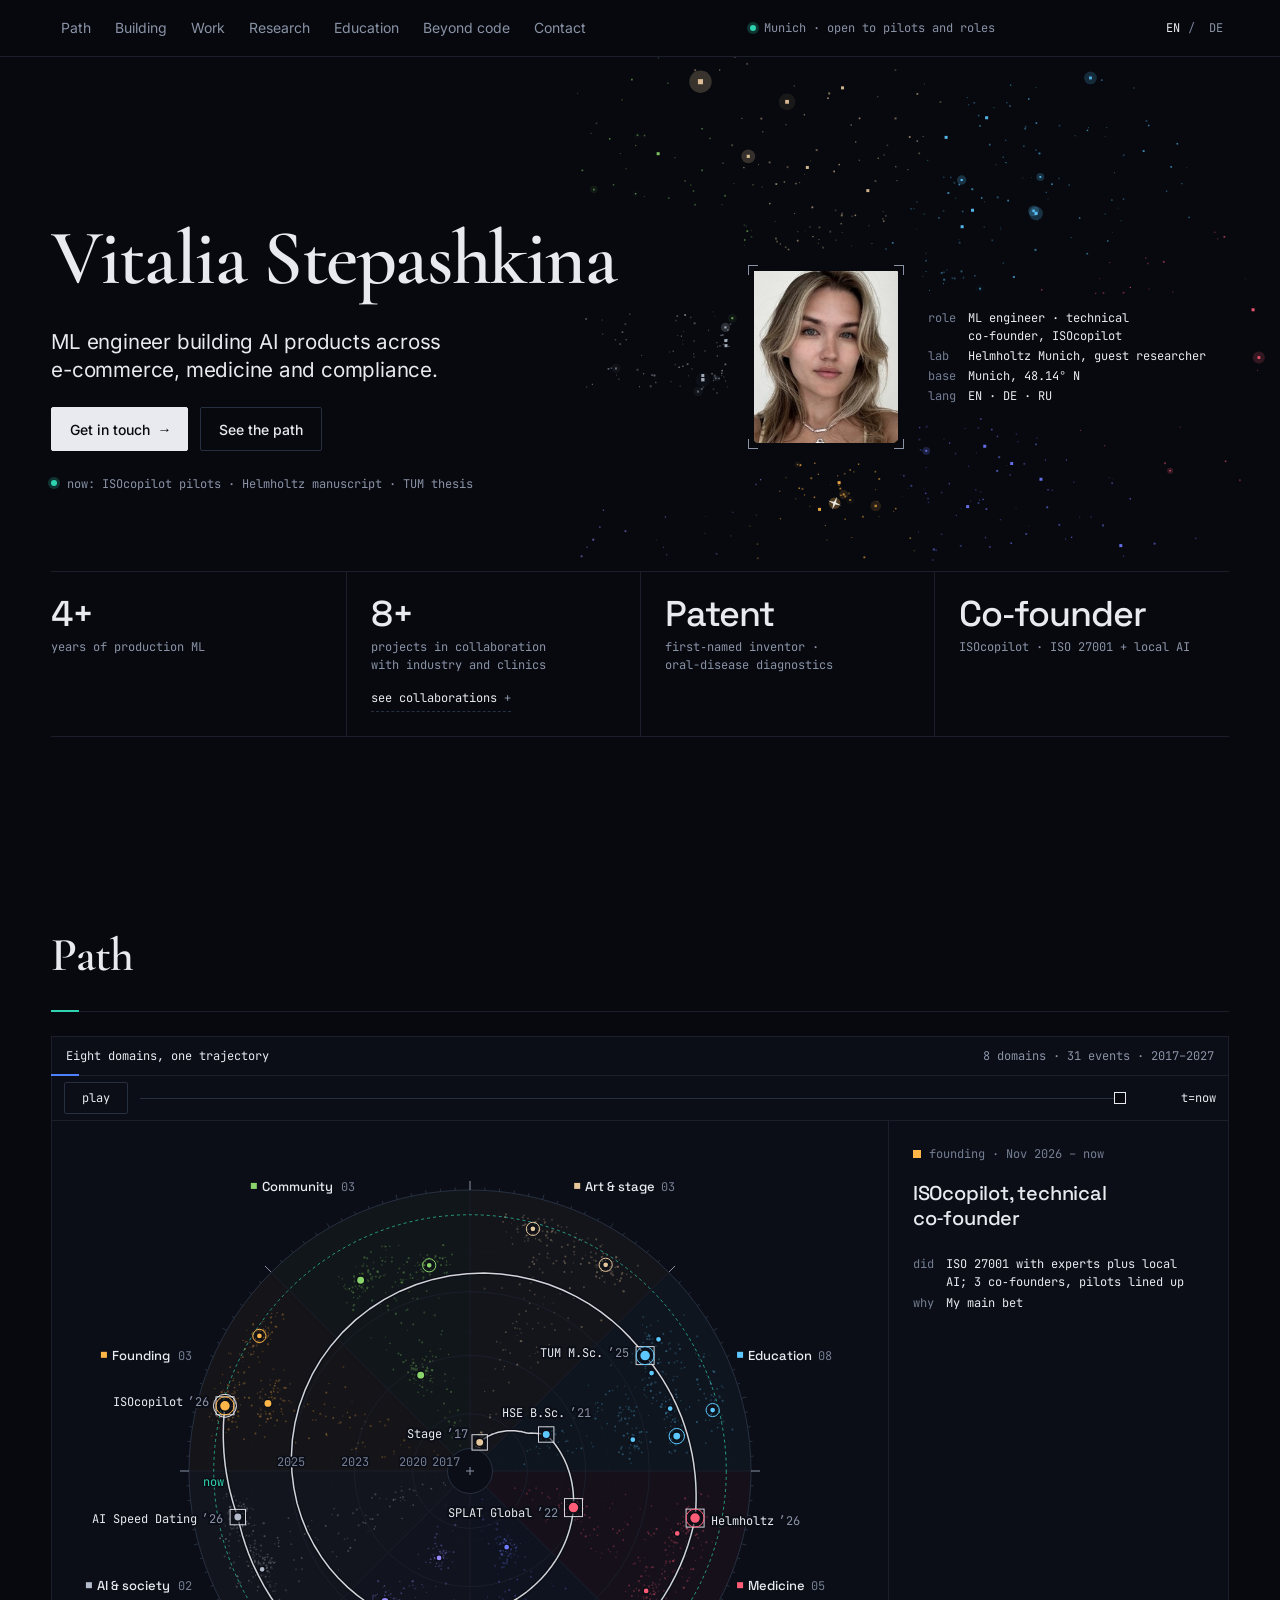
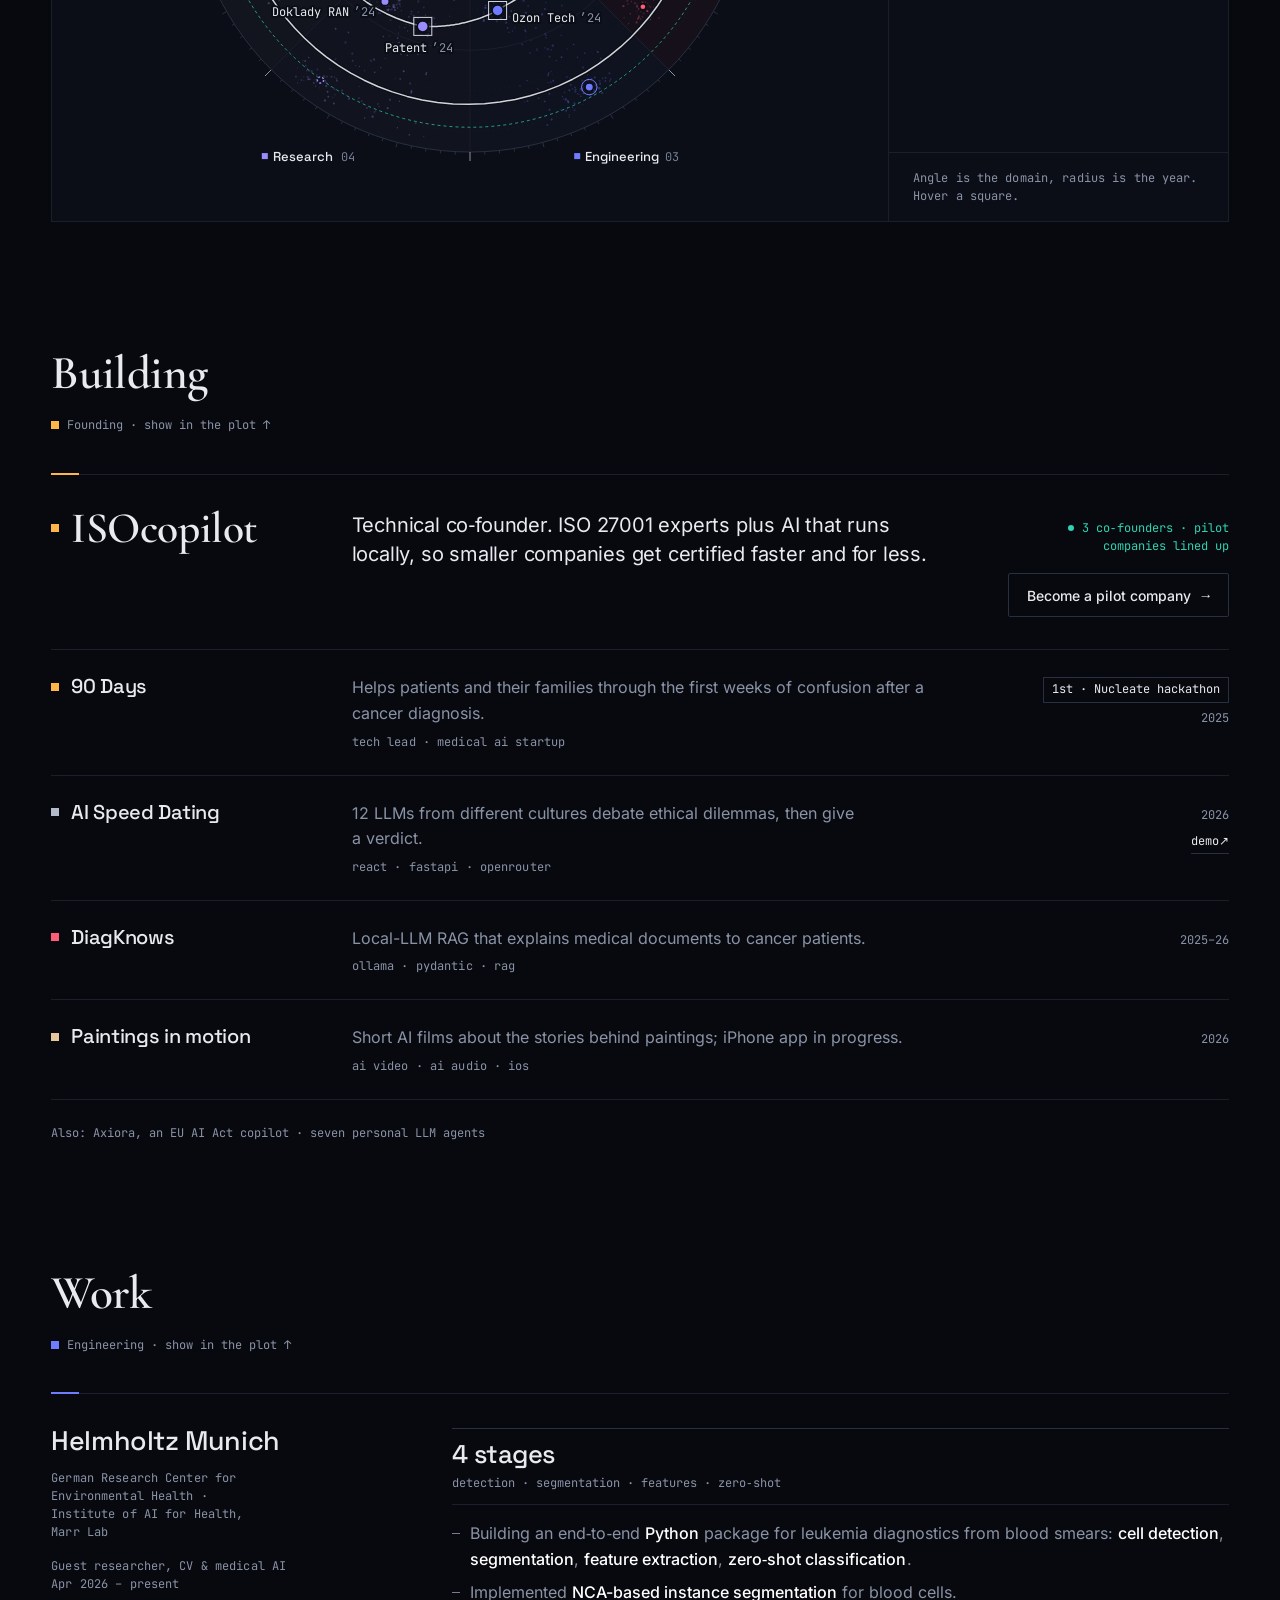
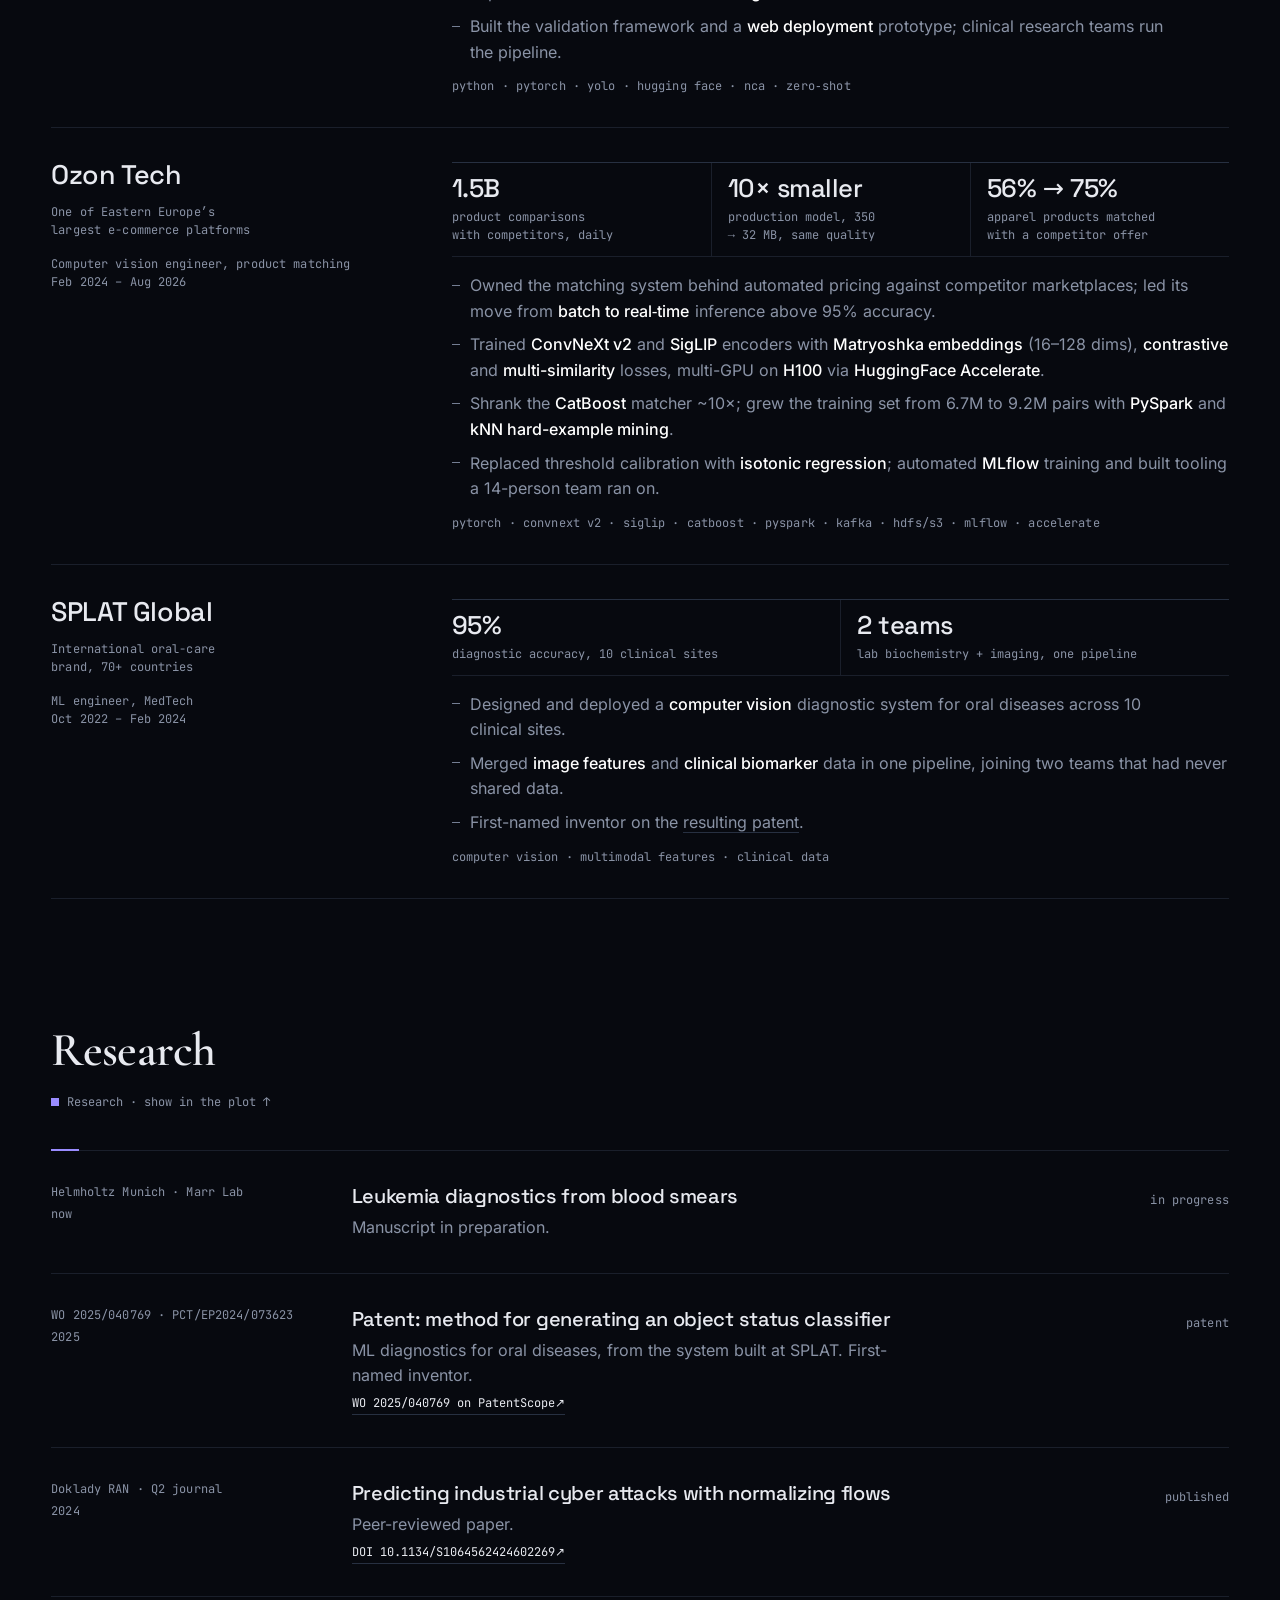
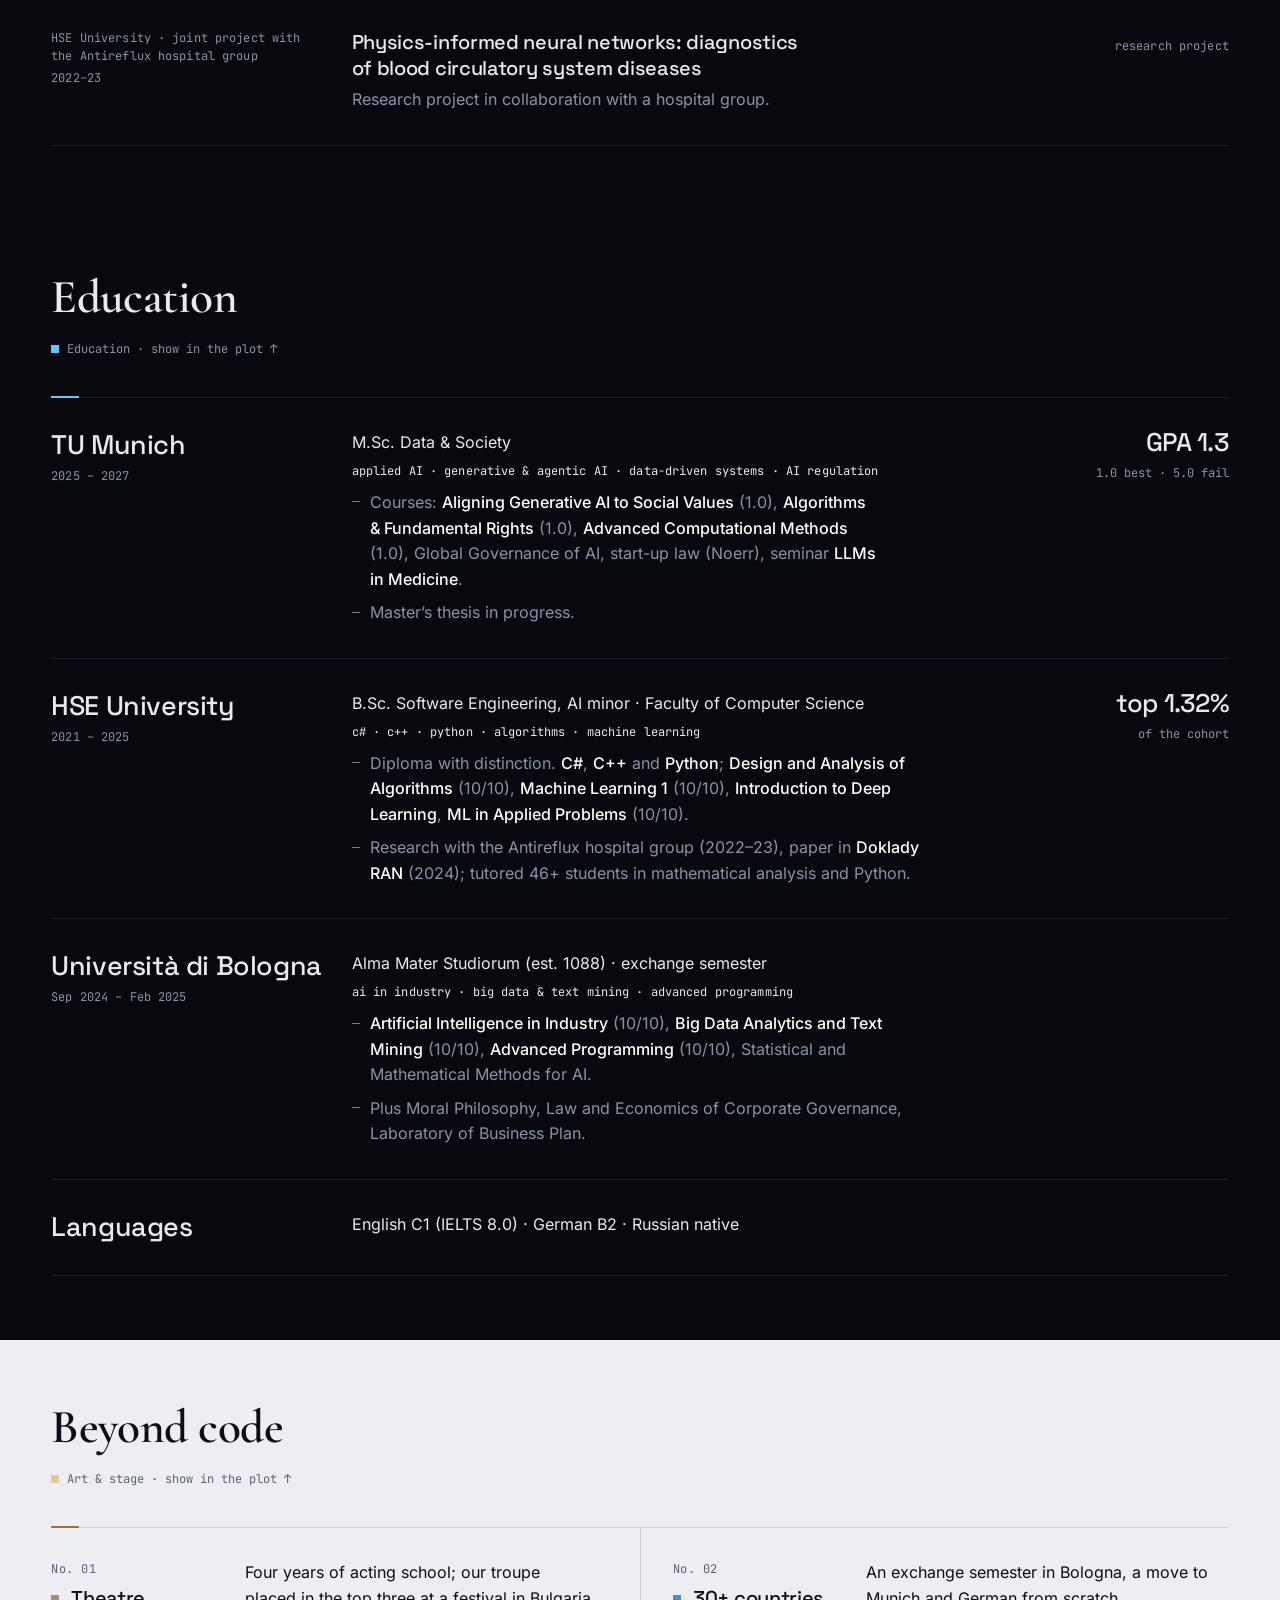
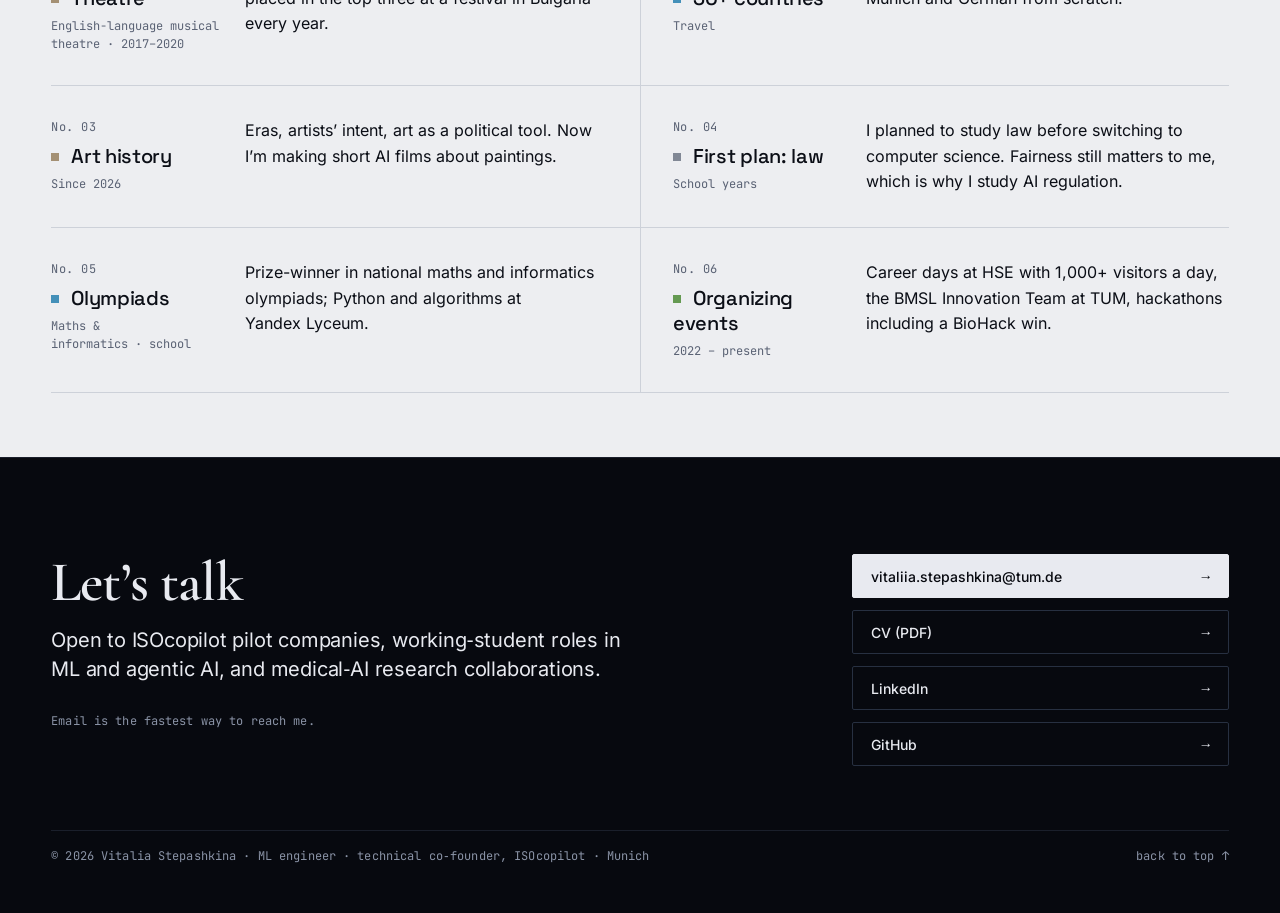
<file: index.html>
<!DOCTYPE html>
<html lang="en">
<head>
<meta charset="utf-8">
<meta name="viewport" content="width=device-width, initial-scale=1">
<title>Vitalia Stepashkina · ML engineer, co-founder of ISOcopilot</title>
<meta name="description" content="ML engineer in Munich. I build ML systems end to end, from 1.5B product pairs a day to leukemia slides. Technical co-founder of ISOcopilot.">
<meta name="author" content="Vitalia Stepashkina">
<meta name="theme-color" content="#07090F">
<link rel="canonical" href="https://hi-vitalia.com/">
<link rel="alternate" hreflang="en" href="https://hi-vitalia.com/">
<link rel="alternate" hreflang="de" href="https://hi-vitalia.com/de.html">
<link rel="alternate" hreflang="x-default" href="https://hi-vitalia.com/">
<meta property="og:url" content="https://hi-vitalia.com/">
<meta property="og:type" content="profile">
<meta property="og:locale" content="en_US">
<meta property="og:locale:alternate" content="de_DE">
<meta property="og:title" content="Vitalia Stepashkina · ML engineer, co-founder of ISOcopilot">
<meta property="og:description" content="I build ML systems end to end, and explain them to the people who pay for them. ML engineer, co-founder of ISOcopilot, Munich.">
<meta property="og:image" content="https://hi-vitalia.com/og-en.png">
<meta property="og:image:width" content="1200">
<meta property="og:image:height" content="630">
<meta property="og:image:alt" content="Vitalia Stepashkina: I build ML systems end to end, and explain them to the people who pay for them.">
<meta name="twitter:card" content="summary_large_image">
<meta name="twitter:title" content="Vitalia Stepashkina · ML engineer, co-founder of ISOcopilot">
<meta name="twitter:description" content="I build ML systems end to end, and explain them to the people who pay for them. ML engineer, co-founder of ISOcopilot, Munich.">
<meta name="twitter:image" content="https://hi-vitalia.com/og-en.png">
<link rel="icon" href="favicon.svg" type="image/svg+xml">
<link rel="apple-touch-icon" href="apple-touch-icon.png">
<link rel="stylesheet" href="css/fonts.css">
<link rel="stylesheet" href="css/tokens.css">
<link rel="stylesheet" href="css/components.css">
<link rel="stylesheet" href="css/site.css">
<script type="application/ld+json">{"@context": "https://schema.org", "@type": "Person", "name": "Vitalia Stepashkina", "alternateName": "Vitaliia Stepashkina", "jobTitle": "ML engineer · technical co-founder, ISOcopilot", "description": "ML engineer in Munich. I build ML systems end to end, from 1.5B product pairs a day to leukemia slides. Technical co-founder of ISOcopilot.", "address": {"@type": "PostalAddress", "addressLocality": "Munich", "addressCountry": "DE"}, "email": "mailto:vitaliia.stepashkina@tum.de", "knowsLanguage": ["en", "de", "ru"], "alumniOf": [{"@type": "CollegeOrUniversity", "name": "Technical University of Munich"}, {"@type": "CollegeOrUniversity", "name": "HSE University"}, {"@type": "CollegeOrUniversity", "name": "Università di Bologna"}], "sameAs": ["https://www.linkedin.com/in/vitalia-stepashkina/", "https://github.com/imunellka"], "url": "https://hi-vitalia.com/"}</script>
</head>
<body>
<a class="skip" href="#building">Skip to content</a>
<header class="nav"><div class="wrap">
  <span class="status"><i aria-hidden="true"></i>Munich · open to pilots and roles</span>
  <nav class="links" aria-label="Sections"><a href="#path">Path</a><a href="#building">Building</a><a href="#work">Work</a><a href="#research">Research</a><a href="#education">Education</a><a href="#beyond">Beyond code</a><a href="#contact">Contact</a></nav>
  <span class="langsw" role="group" aria-label="Language / Sprache"><span class="cur" aria-current="true" lang="en">EN</span><a href="de.html" hreflang="de" lang="de" data-lang-switch title="Deutsch">DE</a></span>
</div></header>

<main id="top">
<section class="wrap grid hero" id="intro" data-spy aria-label="Introduction">
  <div class="ident">
    <h1 class="t-xl name">Vitalia <br><span>Stepashkina</span></h1>
    <p class="t-m lead">ML engineer building AI products across e-commerce, medicine and compliance.</p>
    <div class="cta"><a class="btn primary" href="#contact">Get in touch<span aria-hidden="true">→</span></a><a class="btn to-sky" href="#sky">See the path</a></div>
    <p class="hstatus"><i aria-hidden="true"></i>now: ISOcopilot pilots · Helmholtz manuscript · TUM thesis</p>
    <div class="subject">
      <div class="frame"><img src="img/portrait.jpg" alt="Portrait of Vitalia Stepashkina" width="96" height="112"><span class="ticks"></span></div>
      <dl><dt>role</dt><dd>ML engineer · technical co‑founder, ISOcopilot</dd><dt>lab</dt><dd>Helmholtz Munich, guest researcher</dd><dt>base</dt><dd>Munich, 48.14° N</dd><dt>lang</dt><dd>EN · DE · RU</dd></dl>
    </div>
    <div class="metrics"><div class="metric"><b class="num">4+</b><span>years of production ML</span></div><div class="metric"><b class="num"><a href="https://github.com/imunellka" target="_blank" rel="noopener" aria-label="8+ projects — see my GitHub">8+</a></b><span>projects in collaboration with industry and clinics</span><button type="button" class="ptip" aria-expanded="false" aria-controls="mpop">see collaborations<span aria-hidden="true"> +</span></button><div class="mpop" id="mpop" role="region" aria-label="see collaborations"><p>Avelios, Yandex, Spiralab, Antireflux clinics, Austrian healthcare system</p></div></div><div class="metric"><b class="num"><a href="https://patentscope.wipo.int/search/en/detail.jsf?docId=WO2025040769&amp;_cid=P21-MX08YC-61148-1" target="_blank" rel="noopener" aria-label="View patent WO 2025/040769 on WIPO PatentScope (opens in a new tab)">Patent</a></b><span>first‑named inventor · oral-disease diagnostics</span></div><div class="metric"><b class="num long">Co‑founder</b><span>ISOcopilot · ISO 27001 + local AI</span></div></div>
    
  </div>
</section>

<section class="section path" id="path" data-spy aria-labelledby="h-path"><div class="wrap">
  <div class="grid sec-head"><h2 class="t-l" id="h-path">Path</h2></div>
  <div class="inst" id="sky">
    <figure class="panel" aria-labelledby="figtitle">
      <div class="panel-head"><span id="figtitle"><b>Eight domains, one trajectory</b></span><span class="num">8 domains · 31 events · 2017–2027</span></div>
      <div class="panel-ctrl">
        <button class="chip play" id="play" type="button" data-state="play" aria-label="Play the path from 2017">play</button>
        <input id="scrub" type="range" min="2017" max="2027.99" step="0.01" value="2027.99" aria-label="Show the path up to year">
        <output id="tout" for="scrub" class="num">t=now</output>
      </div>
      <div class="plot-wrap">
        <div class="viz-slot" id="viz" data-default="iso"></div>
        <aside class="side"><div class="readout sky-hud" id="hud" aria-live="off"></div><p class="t-cap figcap" id="figcap">Angle is the domain, radius is the year. Hover a square.</p></aside>
      </div>
    </figure>
  </div>
</div></section>

<section class="section" id="building" data-spy aria-labelledby="h-building"><div class="wrap">
  <div class="grid sec-head"><h2 class="t-l" id="h-building">Building</h2><a class="figlink" href="#sky" data-filter="ent" style="--c:var(--s-ent)"><i aria-hidden="true"></i>Founding · show in the plot ↑</a></div>
  
  <article class="grid lead-proj">
    <div class="meta"><span class="k" aria-hidden="true"></span><h3 class="t-l">ISOcopilot</h3></div>
    <p class="t-m body">Technical co‑founder. ISO 27001 experts plus AI that runs locally, so smaller companies get certified faster and for less.</p>
    <div class="st"><em><i aria-hidden="true"></i>3 co‑founders · pilot companies lined up</em><a class="btn" href="mailto:vitaliia.stepashkina@tum.de?subject=ISOcopilot%20pilot">Become a pilot company<span aria-hidden="true">→</span></a></div>
  </article>
  <div class="projs">
  <article class="grid proj" style="--c:var(--s-ent)">
    <h3>90 Days</h3>
    <div class="body"><p>Helps patients and their families through the first weeks of confusion after a cancer diagnosis.</p><span class="t-cap stack">tech lead · medical ai startup</span></div>
    <div class="st"><span class="badge">1st · Nucleate hackathon</span><span class="num">2025</span></div>
  </article>
  <article class="grid proj" style="--c:var(--s-soc)">
    <h3>AI Speed Dating</h3>
    <div class="body"><p>12 LLMs from different cultures debate ethical dilemmas, then give a verdict.</p><span class="t-cap stack">react · fastapi · openrouter</span></div>
    <div class="st"><span class="num">2026</span><a class="ext" href="https://speeddate.dock.ee" target="_blank" rel="noopener" aria-label="demo (opens in a new tab)">demo<span aria-hidden="true"> ↗</span></a></div>
  </article>
  <article class="grid proj" style="--c:var(--s-med)">
    <h3>DiagKnows</h3>
    <div class="body"><p>Local-LLM RAG that explains medical documents to cancer patients.</p><span class="t-cap stack">ollama · pydantic · rag</span></div>
    <div class="st"><span class="num">2025–26</span></div>
  </article>
  <article class="grid proj" style="--c:var(--s-art)">
    <h3>Paintings in motion</h3>
    <div class="body"><p>Short AI films about the stories behind paintings; iPhone app in progress.</p><span class="t-cap stack">ai video · ai audio · ios</span></div>
    <div class="st"><span class="num">2026</span></div>
  </article>
  </div>
  <p class="also">Also: Axiora, an EU AI Act copilot · seven personal LLM agents</p>
</div></section>

<section class="section" id="work" data-spy aria-labelledby="h-work"><div class="wrap">
  <div class="grid sec-head"><h2 class="t-l" id="h-work">Work</h2><a class="figlink" href="#sky" data-filter="eng" style="--c:var(--s-eng)"><i aria-hidden="true"></i>Engineering · show in the plot ↑</a></div>
  
  <article class="grid row wrow">
    <div class="meta"><h3>Helmholtz Munich</h3><p class="t-cap odesc">German Research Center for Environmental Health · Institute of AI for Health, Marr Lab</p><span class="t-cap">Guest researcher, CV &amp; medical AI<br>Apr 2026 – present</span></div>
    <div class="body"><div class="mstrip" style="--n:1"><div class="mc"><b class="num">4 stages</b><span>detection · segmentation · features · zero‑shot</span></div></div><ul><li>Building an end‑to‑end <strong>Python</strong> package for leukemia diagnostics from blood smears: <strong>cell detection</strong>, <strong>segmentation</strong>, <strong>feature extraction</strong>, <strong>zero‑shot classification</strong>.</li><li>Implemented <strong>NCA-based instance segmentation</strong> for blood cells.</li><li>Built the validation framework and a <strong>web deployment</strong> prototype; clinical research teams run the pipeline.</li></ul><span class="t-cap stack">python · pytorch · yolo · hugging face · nca · zero‑shot</span></div>
  </article>
  <article class="grid row wrow">
    <div class="meta"><h3>Ozon Tech</h3><p class="t-cap odesc">One of Eastern Europe’s largest e-commerce platforms</p><span class="t-cap">Computer vision engineer, product matching<br>Feb 2024 – Aug 2026</span></div>
    <div class="body"><div class="mstrip" style="--n:3"><div class="mc"><b class="num">1.5B</b><span>product comparisons with competitors, daily</span></div><div class="mc"><b class="num">10× smaller</b><span>production model, 350 → 32 MB, same quality</span></div><div class="mc"><b class="num">56% → 75%</b><span>apparel products matched with a competitor offer</span></div></div><ul><li>Owned the matching system behind automated pricing against competitor marketplaces; led its move from <strong>batch to real‑time</strong> inference above 95% accuracy.</li><li>Trained <strong>ConvNeXt v2</strong> and <strong>SigLIP</strong> encoders with <strong>Matryoshka embeddings</strong> (16–128 dims), <strong>contrastive</strong> and <strong>multi-similarity</strong> losses, multi-GPU on <strong>H100</strong> via <strong>HuggingFace Accelerate</strong>.</li><li>Shrank the <strong>CatBoost</strong> matcher ~10×; grew the training set from 6.7M to 9.2M pairs with <strong>PySpark</strong> and <strong>kNN hard-example mining</strong>.</li><li>Replaced threshold calibration with <strong>isotonic regression</strong>; automated <strong>MLflow</strong> training and built tooling a 14-person team ran on.</li></ul><span class="t-cap stack">pytorch · convnext v2 · siglip · catboost · pyspark · kafka · hdfs/s3 · mlflow · accelerate</span></div>
  </article>
  <article class="grid row wrow">
    <div class="meta"><h3>SPLAT Global</h3><p class="t-cap odesc">International oral-care brand, 70+ countries</p><span class="t-cap">ML engineer, MedTech<br>Oct 2022 – Feb 2024</span></div>
    <div class="body"><div class="mstrip" style="--n:2"><div class="mc"><b class="num">95%</b><span>diagnostic accuracy, 10 clinical sites</span></div><div class="mc"><b class="num">2 teams</b><span>lab biochemistry + imaging, one pipeline</span></div></div><ul><li>Designed and deployed a <strong>computer vision</strong> diagnostic system for oral diseases across 10 clinical sites.</li><li>Merged <strong>image features</strong> and <strong>clinical biomarker</strong> data in one pipeline, joining two teams that had never shared data.</li><li>First-named inventor on the <a class="ilink" href="https://patentscope.wipo.int/search/en/detail.jsf?docId=WO2025040769&amp;_cid=P21-MX08YC-61148-1" target="_blank" rel="noopener" aria-label="View patent WO 2025/040769 on WIPO PatentScope (opens in a new tab)">resulting patent</a>.</li></ul><span class="t-cap stack">computer vision · multimodal features · clinical data</span></div>
  </article>
</div></section>

<section class="section" id="research" data-spy aria-labelledby="h-research"><div class="wrap">
  <div class="grid sec-head"><h2 class="t-l" id="h-research">Research</h2><a class="figlink" href="#sky" data-filter="res" style="--c:var(--s-res)"><i aria-hidden="true"></i>Research · show in the plot ↑</a></div>
  
  <article class="grid row rrow">
    <div class="meta"><span class="t-cap">Helmholtz Munich · Marr Lab</span><span class="t-cap num">now</span></div>
    <div class="body"><h3>Leukemia diagnostics from blood smears</h3><p class="mute">Manuscript in preparation.</p></div>
    <div class="fig"><span class="t-cap live">in progress</span></div>
  </article>
  <article class="grid row rrow">
    <div class="meta"><span class="t-cap">WO 2025/040769 · PCT/EP2024/073623</span><span class="t-cap num">2025</span></div>
    <div class="body"><h3>Patent: method for generating an object status classifier</h3><p class="mute">ML diagnostics for oral diseases, from the system built at SPLAT. First-named inventor.</p><p class="rl"><a class="ext" href="https://patentscope.wipo.int/search/en/detail.jsf?docId=WO2025040769&amp;_cid=P21-MX08YC-61148-1" target="_blank" rel="noopener" aria-label="WO 2025/040769 on WIPO PatentScope (opens in a new tab)">WO 2025/040769 on PatentScope<span aria-hidden="true"> ↗</span></a></p></div>
    <div class="fig"><span class="t-cap">patent</span></div>
  </article>
  <article class="grid row rrow">
    <div class="meta"><span class="t-cap">Doklady RAN · Q2 journal</span><span class="t-cap num">2024</span></div>
    <div class="body"><h3>Predicting industrial cyber attacks with normalizing flows</h3><p class="mute">Peer-reviewed paper.</p><p class="rl"><a class="ext" href="https://link.springer.com/article/10.1134/S1064562424602269" target="_blank" rel="noopener" aria-label="DOI 10.1134/S1064562424602269 (opens in a new tab)">DOI 10.1134/S1064562424602269<span aria-hidden="true"> ↗</span></a></p></div>
    <div class="fig"><span class="t-cap">published</span></div>
  </article>
  <article class="grid row rrow">
    <div class="meta"><span class="t-cap">HSE University · joint project with the Antireflux hospital group</span><span class="t-cap num">2022–23</span></div>
    <div class="body"><h3>Physics-informed neural networks: diagnostics of blood circulatory system diseases</h3><p class="mute">Research project in collaboration with a hospital group.</p></div>
    <div class="fig"><span class="t-cap">research project</span></div>
  </article>
</div></section>

<section class="section" id="education" data-spy aria-labelledby="h-education"><div class="wrap">
  <div class="grid sec-head"><h2 class="t-l" id="h-education">Education</h2><a class="figlink" href="#sky" data-filter="edu" style="--c:var(--s-edu)"><i aria-hidden="true"></i>Education · show in the plot ↑</a></div>
  
  <article class="grid row erow">
    <div class="meta"><h3>TU Munich</h3><span class="t-cap num">2025 – 2027</span></div>
    <div class="body"><p class="deg">M.Sc. Data &amp; Society</p><p class="t-cap focus">applied AI · generative &amp; agentic AI · data-driven systems · AI regulation</p><ul class="edl"><li>Courses: <strong>Aligning Generative AI to Social Values</strong> (1.0), <strong>Algorithms &amp; Fundamental Rights</strong> (1.0), <strong>Advanced Computational Methods</strong> (1.0), Global Governance of AI, start-up law (Noerr), seminar <strong>LLMs in Medicine</strong>.</li><li>Master’s thesis in progress.</li></ul></div>
    <div class="fig"><b class="num">GPA 1.3</b><span>1.0 best · 5.0 fail</span></div>
  </article>
  <article class="grid row erow">
    <div class="meta"><h3>HSE University</h3><span class="t-cap num">2021 – 2025</span></div>
    <div class="body"><p class="deg">B.Sc. Software Engineering, AI minor · Faculty of Computer Science</p><p class="t-cap focus">c# · c++ · python · algorithms · machine learning</p><ul class="edl"><li>Diploma with distinction. <strong>C#</strong>, <strong>C++</strong> and <strong>Python</strong>; <strong>Design and Analysis of Algorithms</strong> (10/10), <strong>Machine Learning 1</strong> (10/10), <strong>Introduction to Deep Learning</strong>, <strong>ML in Applied Problems</strong> (10/10).</li><li>Research with the Antireflux hospital group (2022–23), paper in <strong>Doklady RAN</strong> (2024); tutored 46+ students in mathematical analysis and Python.</li></ul></div>
    <div class="fig"><b class="num">top 1.32%</b><span>of the cohort</span></div>
  </article>
  <article class="grid row erow">
    <div class="meta"><h3>Università di Bologna</h3><span class="t-cap num">Sep 2024 – Feb 2025</span></div>
    <div class="body"><p class="deg">Alma Mater Studiorum (est. 1088) · exchange semester</p><p class="t-cap focus">ai in industry · big data &amp; text mining · advanced programming</p><ul class="edl"><li><strong>Artificial Intelligence in Industry</strong> (10/10), <strong>Big Data Analytics and Text Mining</strong> (10/10), <strong>Advanced Programming</strong> (10/10), Statistical and Mathematical Methods for AI.</li><li>Plus Moral Philosophy, Law and Economics of Corporate Governance, Laboratory of Business Plan.</li></ul></div>
    
  </article>
  <article class="grid row erow">
    <div class="meta"><h3>Languages</h3></div>
    <div class="body"><p class="deg">English C1 (IELTS 8.0) · German B2 · Russian native</p></div>
    
  </article>
</div></section>

<section class="section band-light" id="beyond" data-spy aria-labelledby="h-beyond"><div class="wrap">
  <div class="grid sec-head"><h2 class="t-l" id="h-beyond">Beyond code</h2><a class="figlink" href="#sky" data-filter="art" style="--c:var(--s-art)"><i aria-hidden="true"></i>Art &amp; stage · show in the plot ↑</a></div>
  <div class="labels">
    <article class="label" style="--c:var(--s-art)"><div><h3>Theatre</h3><div class="medium">English-language musical theatre · 2017–2020</div></div><p>Four years of acting school; our troupe placed in the top three at a festival in Bulgaria every year.</p></article>
    <article class="label" style="--c:var(--s-edu)"><div><h3>30+ countries</h3><div class="medium">Travel</div></div><p>An exchange semester in Bologna, a move to Munich and German from scratch.</p></article>
    <article class="label" style="--c:var(--s-art)"><div><h3>Art history</h3><div class="medium">Since 2026</div></div><p>Eras, artists’ intent, art as a political tool. Now I’m making short AI films about paintings.</p></article>
    <article class="label" style="--c:var(--s-soc)"><div><h3>First plan: law</h3><div class="medium">School years</div></div><p>I planned to study law before switching to computer science. Fairness still matters to me, which is why I study AI regulation.</p></article>
    <article class="label" style="--c:var(--s-edu)"><div><h3>Olympiads</h3><div class="medium">Maths &amp; informatics · school</div></div><p>Prize-winner in national maths and informatics olympiads; Python and algorithms at Yandex Lyceum.</p></article>
    <article class="label" style="--c:var(--s-com)"><div><h3>Organizing events</h3><div class="medium">2022 – present</div></div><p>Career days at HSE with 1,000+ visitors a day, the BMSL Innovation Team at TUM, hackathons including a BioHack win.</p></article>
  </div>
</div></section>
</main>

<footer class="footer" id="contact" data-spy aria-labelledby="h-contact"><div class="wrap grid">
  <div class="say"><h2 class="t-xl" id="h-contact">Let’s talk</h2><p class="open">Open to ISOcopilot pilot companies, working‑student roles in ML and agentic AI, and medical‑AI research collaborations.</p><p class="t-cap">Email is the fastest way to reach me.</p></div>
  <div class="act"><a class="btn primary" href="mailto:vitaliia.stepashkina@tum.de">vitaliia.stepashkina@tum.de<span aria-hidden="true">→</span></a><a class="btn" href="files/Vitalia_Stepashkina_CV.pdf" download data-cv>CV (PDF)<span aria-hidden="true">→</span></a><a class="btn" href="https://www.linkedin.com/in/vitalia-stepashkina/">LinkedIn<span aria-hidden="true">→</span></a><a class="btn" href="https://github.com/imunellka">GitHub<span aria-hidden="true">→</span></a></div>
  <div class="base t-cap"><span>© 2026 Vitalia Stepashkina · ML engineer · technical co‑founder, ISOcopilot · Munich</span><a href="#top">back to top ↑</a></div>
</div></footer>

<script>window.SKY_DATA={"spheres": [{"id": "eng", "name_en": "Engineering", "description": "Production ML at scale, and my own tools."}, {"id": "res", "name_en": "Research", "description": "Work on the record: paper, patent, manuscript."}, {"id": "med", "name_en": "Medicine", "description": "Diagnostics, from oral care to leukemia."}, {"id": "soc", "name_en": "AI & society", "description": "Where AI meets law, ethics and people."}, {"id": "ent", "name_en": "Founding", "description": "Companies I build; compliance first."}, {"id": "com", "name_en": "Community", "description": "Events, teams, hackathons."}, {"id": "art", "name_en": "Art & stage", "description": "Theatre and art history."}, {"id": "edu", "name_en": "Education", "description": "HSE, then TUM, plus three languages."}], "events": [{"id": "theatre", "title_en": "English-language musical theatre, TongueTwister", "sphere": "art", "start": "2017-09", "end": "2020-06", "status": "done", "metric": "Top 3 every year at \"The World in Children's Hands\" festival, Bulgaria", "what_it_gave_en": "Four years of acting school and musical theatre, on stage every year", "why_en": "Where my social energy comes from", "links_to": ["career", "speed"]}, {"id": "olymp", "title_en": "Competitive programming in C++", "sphere": "eng", "start": "2021-09", "end": "2023-06", "status": "done", "metric": null, "what_it_gave_en": "Competitive programming in C++: algorithms against the clock", "why_en": "Where I learned to debug under pressure", "links_to": ["hse"]}, {"id": "hse", "title_en": "HSE University, B.Sc. Software Engineering, AI minor", "sphere": "edu", "start": "2021-09", "end": "2025-06", "status": "done", "metric": "Top 1.32% of cohort, diploma with distinction", "what_it_gave_en": "C/C++, algorithms and an AI minor; diploma with distinction", "why_en": "A technical base people trust", "links_to": ["olymp", "doklady"]}, {"id": "career", "title_en": "Career days at HSE", "sphere": "com", "start": "2022-09", "end": "2024-06", "status": "done", "metric": "1000+ visitors per day", "what_it_gave_en": "Brought companies, volunteers and students together", "why_en": "My first event at scale", "links_to": ["bmsl", "theatre"]}, {"id": "splat", "title_en": "SPLAT Global, ML engineer, MedTech", "sphere": "med", "start": "2022-10", "end": "2024-02", "status": "done", "metric": "95% accuracy across 10 clinical sites", "what_it_gave_en": "Diagnostic system rolled out to clinics; lab and image data in one pipeline", "why_en": "My first ML system in clinics", "links_to": ["patent"]}, {"id": "ozon", "title_en": "Ozon Tech, computer vision engineer, product matching", "sphere": "eng", "start": "2024-02", "end": "2026-08", "status": "done", "metric": "1.5B product pairs scored per day", "what_it_gave_en": "Batch to real-time above 95% accuracy; matcher 350 → 32 MB; tooling for 14 people", "why_en": "Learned to measure models in business impact", "links_to": ["iso", "agents"]}, {"id": "doklady", "title_en": "Paper in Doklady RAN (Q2)", "sphere": "res", "start": "2024-06", "end": "2024-12", "status": "done", "metric": null, "what_it_gave_en": "Predicting industrial cyber attacks with normalizing flows", "why_en": "My first peer-reviewed paper", "links_to": ["hse"]}, {"id": "patent", "title_en": "Patent WO 2025/040769", "sphere": "res", "start": "2024-08", "end": "2025-02", "status": "done", "metric": "PCT/EP2024/073623", "what_it_gave_en": "Patent WO 2025/040769: ML diagnostics for oral diseases, first-named inventor", "why_en": "Work that turns into IP", "links_to": ["splat"]}, {"id": "bologna", "title_en": "AI exchange, Università di Bologna", "sphere": "edu", "start": "2024-09", "end": "2025-02", "status": "done", "metric": null, "what_it_gave_en": "AI programme in an international cohort, life in Italy", "why_en": "Proof I can study and live anywhere", "links_to": ["munich"]}, {"id": "munich", "title_en": "Move to Munich", "sphere": "edu", "start": "2025-09", "end": "2025-10", "status": "done", "metric": null, "what_it_gave_en": "A new country, a new network, German from scratch", "why_en": "Germany is where responsible AI and startups meet", "links_to": ["tum", "bmsl"]}, {"id": "langs", "title_en": "Languages", "sphere": "edu", "start": "2025-10", "end": "2027-01", "status": "now", "metric": "IELTS 8.0", "what_it_gave_en": "English C1 · German B2 · Russian native", "why_en": "Working in German and English", "links_to": ["munich"]}, {"id": "bmsl", "title_en": "BMSL Innovation Team, TUM", "sphere": "com", "start": "2025-10", "end": "2026-12", "status": "now", "metric": null, "what_it_gave_en": "Built the team, ran meetups, picked speakers", "why_en": "My own community in Munich", "links_to": ["career", "hacks"]}, {"id": "tum", "title_en": "TU Munich, M.Sc. Data & Society", "sphere": "edu", "start": "2025-10", "end": "2027-08", "status": "now", "metric": "Average 1.3 (1.0 = best)", "what_it_gave_en": "Ethics, regulation and governance of AI", "why_en": "The why-and-for-whom layer on top of engineering", "links_to": ["gov", "axiora"]}, {"id": "acm", "title_en": "Advanced Computational Methods (TUM)", "sphere": "edu", "start": "2025-10", "end": "2026-02", "status": "done", "metric": null, "what_it_gave_en": "Computational methods inside a social-science master's", "why_en": "Technical depth inside the programme", "links_to": ["tum"]}, {"id": "medins", "title_en": "MedInsight hackathon", "sphere": "med", "start": "2025-11", "end": "2025-11", "status": "done", "metric": null, "what_it_gave_en": "Built medical product prototypes in a weekend", "why_en": "Fast product cycles in health", "links_to": ["diag"]}, {"id": "ninety", "title_en": "90 Days, tech lead", "sphere": "ent", "start": "2025-11", "end": "2025-11", "status": "done", "metric": "1st place, Nucleate hackathon", "what_it_gave_en": "Tech lead; our team won 1st place at a Nucleate hackathon", "why_en": "Patients and families need help in the first weeks after diagnosis", "links_to": ["diag"]}, {"id": "diag", "title_en": "DiagKnows, LLM assistant for cancer patients", "sphere": "med", "start": "2025-12", "end": "2026-02", "status": "done", "metric": null, "what_it_gave_en": "Five-layer RAG on a local LLM: OCR, validation, retrieval, guarded answers", "why_en": "My first LLM product, for cancer patients", "links_to": ["axiora", "medins"]}, {"id": "hdab", "title_en": "Health data access bodies report (EHDS)", "sphere": "med", "start": "2026-01", "end": "2026-01", "status": "done", "metric": null, "what_it_gave_en": "Group report comparing Finland's Findata with Austria's system", "why_en": "Health data meets regulation", "links_to": ["gov"]}, {"id": "hacks", "title_en": "BioHack 1st place, HackNation, Future of Health", "sphere": "com", "start": "2026-01", "end": "2026-06", "status": "done", "metric": "1st place, BioHack", "what_it_gave_en": "Won a bioinformatics hackathon in a mixed team", "why_en": "Visibility in the Munich ecosystem", "links_to": ["bmsl", "helm"], "date_label": "2026"}, {"id": "helm", "title_en": "Helmholtz Munich, guest researcher, Marr Lab", "sphere": "med", "start": "2026-04", "end": null, "status": "now", "metric": null, "what_it_gave_en": "Leukemia diagnostics package: detection, segmentation, features, zero-shot", "why_en": "Clinical teams use what I build", "links_to": ["miccai", "llmmed"]}, {"id": "gov", "title_en": "Aligning GenAI · Algorithms & Fundamental Rights · Global Governance of AI", "sphere": "soc", "start": "2026-04", "end": "2026-07", "status": "done", "metric": null, "what_it_gave_en": "AI alignment, fundamental rights and global AI governance", "why_en": "The legal base under my compliance products", "links_to": ["axiora", "iso", "hdab"]}, {"id": "law", "title_en": "Business law + start-up legal fundamentals (Noerr)", "sphere": "edu", "start": "2026-04", "end": "2026-07", "status": "done", "metric": null, "what_it_gave_en": "Investment contracts, equity, corporate law", "why_en": "A founder's legal literacy", "links_to": ["iso"]}, {"id": "speed", "title_en": "AI Speed Dating, TUM hackathon", "sphere": "soc", "start": "2026-06", "end": "2026-08", "status": "done", "metric": "12 LLMs orchestrated", "what_it_gave_en": "12 LLMs from different cultures debate ethics; I built prompting, matching, frontend", "why_en": "Explaining AI to ordinary people", "links_to": ["arth", "theatre"]}, {"id": "agents", "title_en": "Personal stack of 7 LLM agents", "sphere": "eng", "start": "2026-09", "end": null, "status": "now", "metric": "7 agents", "what_it_gave_en": "Seven agents for calendar, news, papers and voice notes, via Telegram", "why_en": "Agentic AI in daily practice, less busywork", "links_to": ["iso", "ozon"]}, {"id": "arth", "title_en": "Art history", "sphere": "art", "start": "2026-09", "end": null, "status": "now", "metric": null, "what_it_gave_en": "Eras, artists' intent, art as a political lever", "why_en": "Joy, and a new lens on the world", "links_to": ["artv", "speed"]}, {"id": "artv", "title_en": "Paintings in motion: AI films + iPhone app", "sphere": "art", "start": "2026-10", "end": null, "status": "now", "metric": null, "what_it_gave_en": "Scripts, AI video and audio, a business model", "why_en": "A hands-on lab for new AI tools", "links_to": ["arth", "agents"]}, {"id": "llmmed", "title_en": "Seminar: LLMs in Medicine (IN2107)", "sphere": "edu", "start": "2026-10", "end": "2027-02", "status": "now", "metric": null, "what_it_gave_en": "LLMs in clinical settings", "why_en": "Feeds my Helmholtz work", "links_to": ["helm"]}, {"id": "axiora", "title_en": "Axiora, EU AI Act compliance copilot", "sphere": "ent", "start": "2026-10", "end": null, "status": "now", "metric": null, "what_it_gave_en": "Team MVP: local LLMs and RAG turn AI use into a remediation roadmap", "why_en": "Regulation as a product", "links_to": ["gov", "diag"]}, {"id": "iso", "title_en": "ISOcopilot, technical co-founder", "sphere": "ent", "start": "2026-11", "end": null, "status": "now", "metric": null, "what_it_gave_en": "ISO 27001 with experts plus local AI; 3 co-founders, pilots lined up", "why_en": "My main bet", "links_to": ["ozon", "gov", "agents"]}, {"id": "miccai", "title_en": "Manuscript: leukemia diagnostics", "sphere": "res", "start": "2026-12", "end": "2027-02", "status": "next", "metric": null, "what_it_gave_en": "Paper from the Helmholtz pipeline, in preparation", "why_en": "Putting the pipeline on the record", "links_to": ["helm"]}, {"id": "hse-research", "title_en": "Physics-informed NNs with Antireflux", "sphere": "res", "start": "2022-01", "end": "2022-12", "status": "done", "metric": null, "what_it_gave_en": "Physics-informed neural nets for circulatory diagnostics, with Antireflux hospitals", "why_en": "My first ML project with real clinics", "links_to": ["splat"]}]};window.SKY_I18N={"mon": ["Jan", "Feb", "Mar", "Apr", "May", "Jun", "Jul", "Aug", "Sep", "Oct", "Nov", "Dec"], "now": "now", "planned": "planned", "metric": "metric", "did": "did", "why": "why", "nothingYet": "nothing yet", "pressPlay": "Press play or drag the time slider", "filter": "Filter", "aria": "Constellation of Vitalia’s path: eight domains by angle, years by radius, the line is her path in order", "short": {}, "narrowName": {}};window.SKY_UI={"play": "play", "pause": "pause", "next": "next ›", "now": "now", "nothing_yet": "nothing yet"};</script>
<script src="js/viz.js"></script>
<script src="js/site.js"></script>
<script src="js/cloud.js"></script>
</body>
</html>
</file>
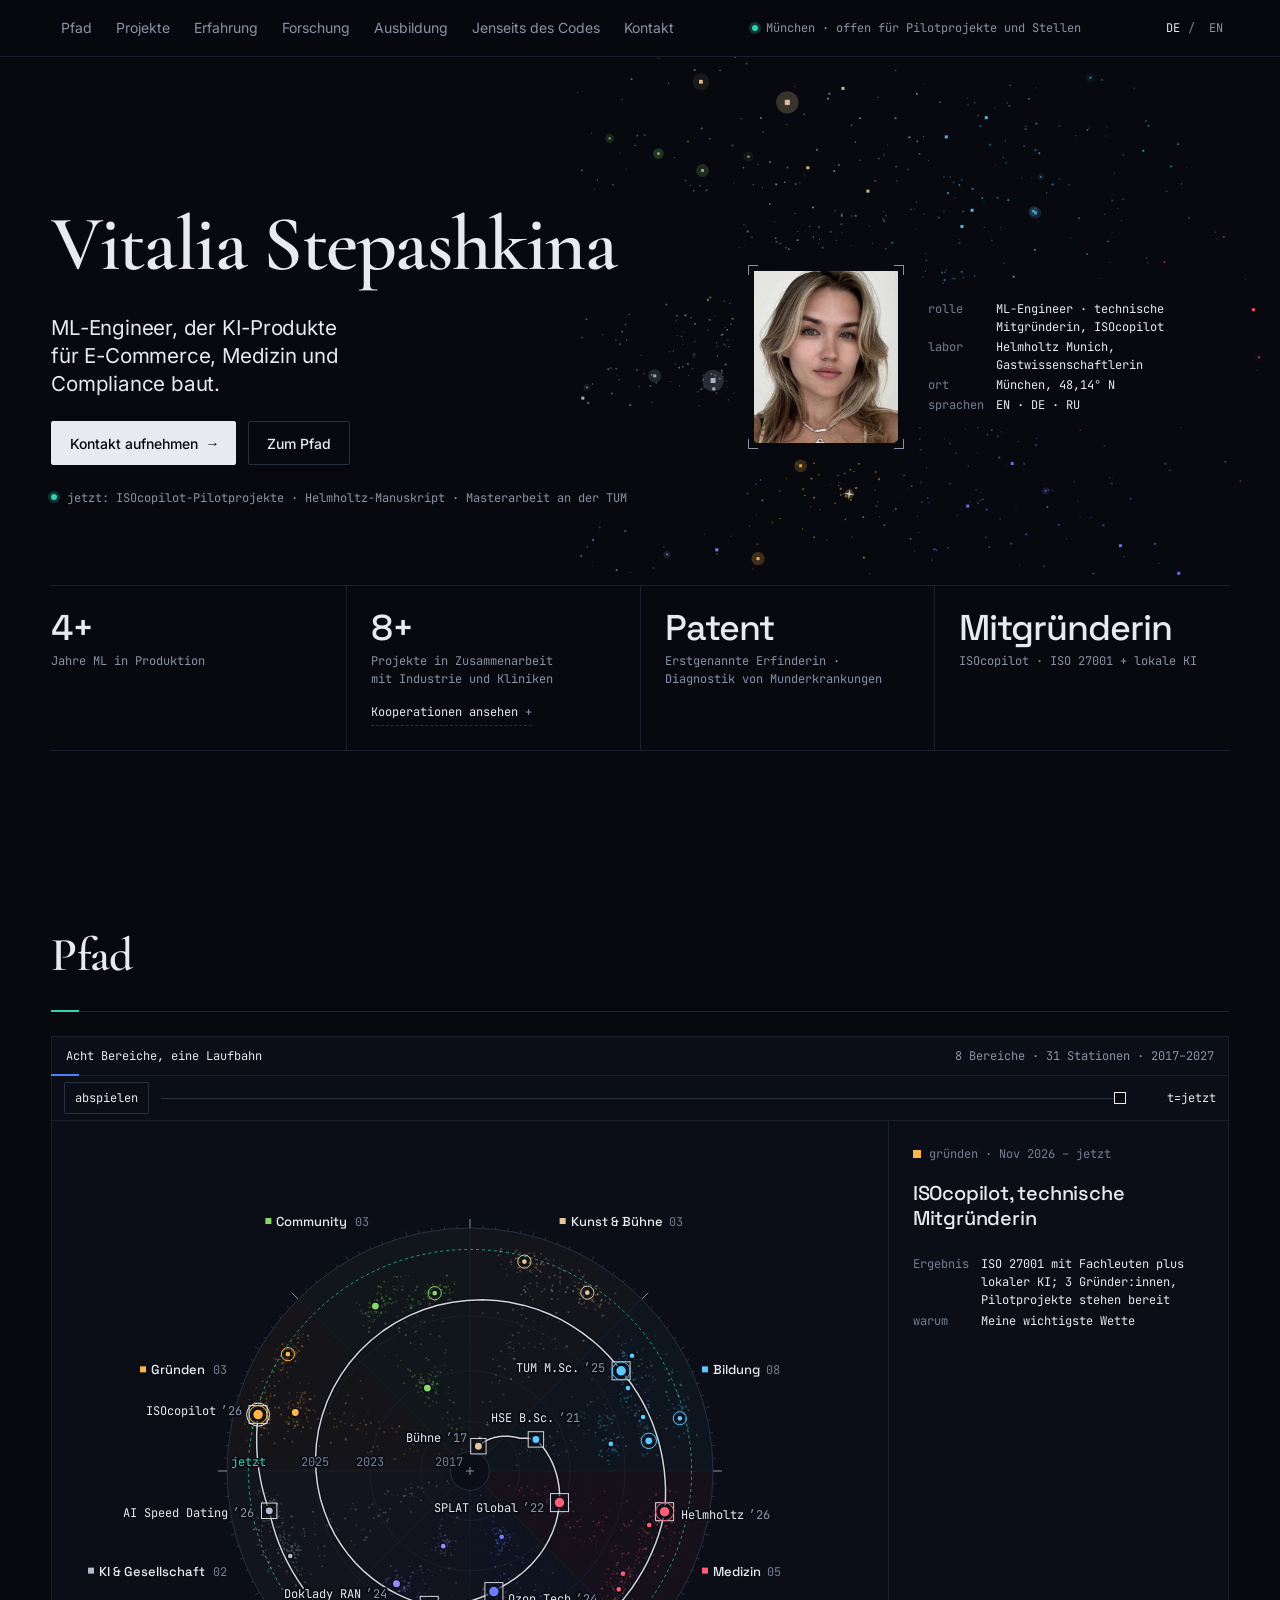
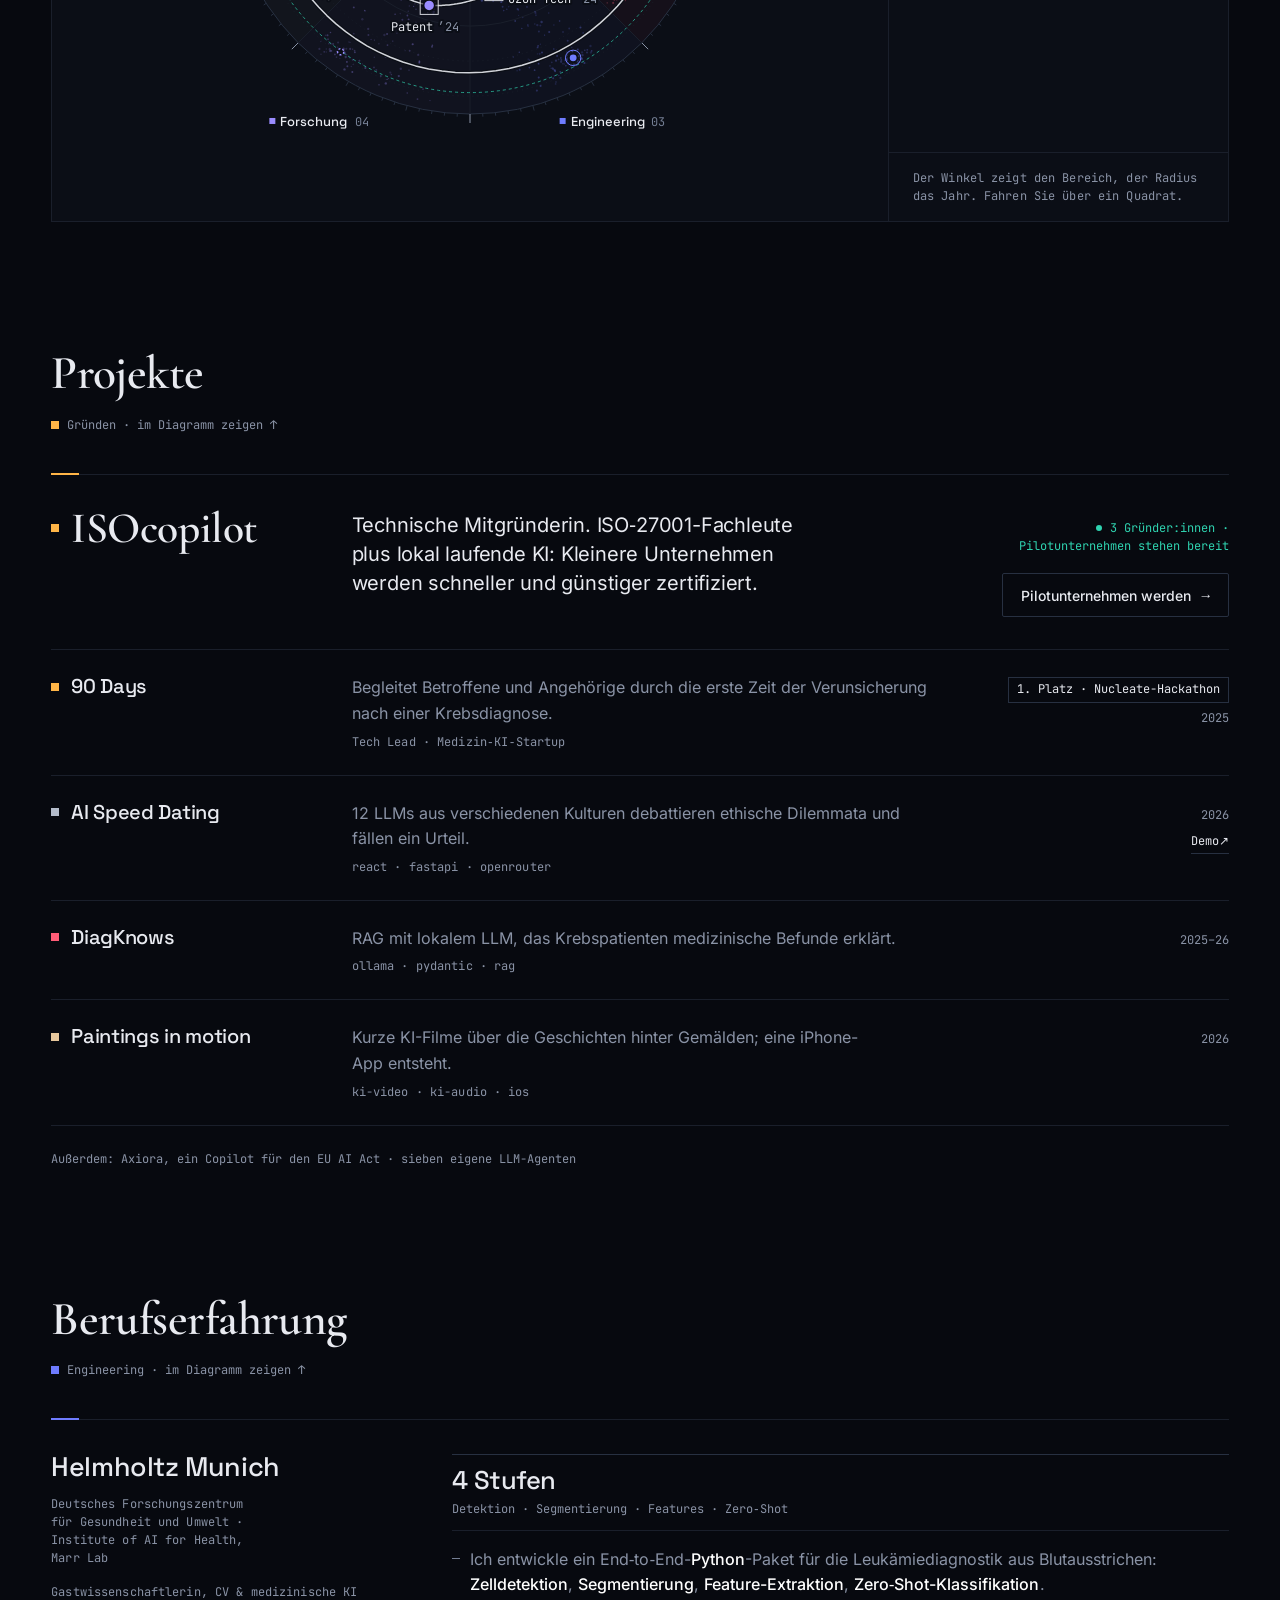
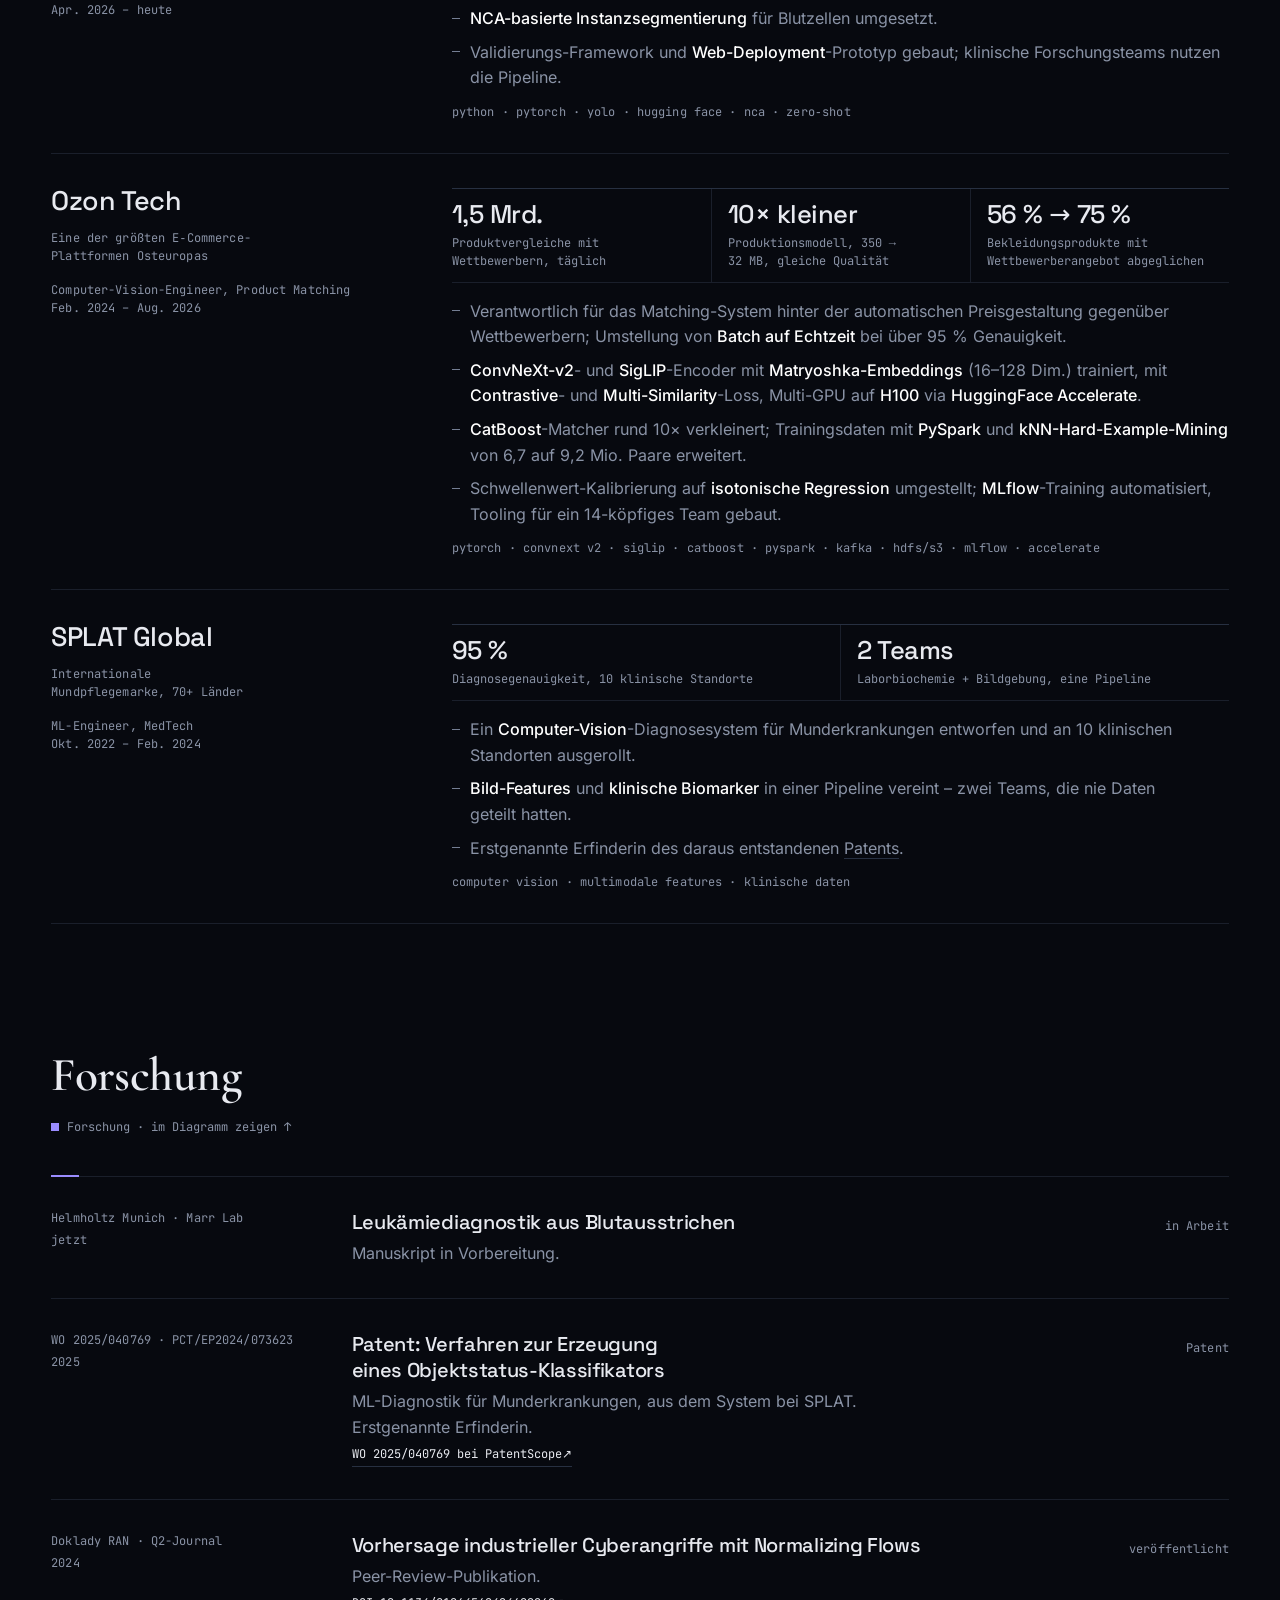
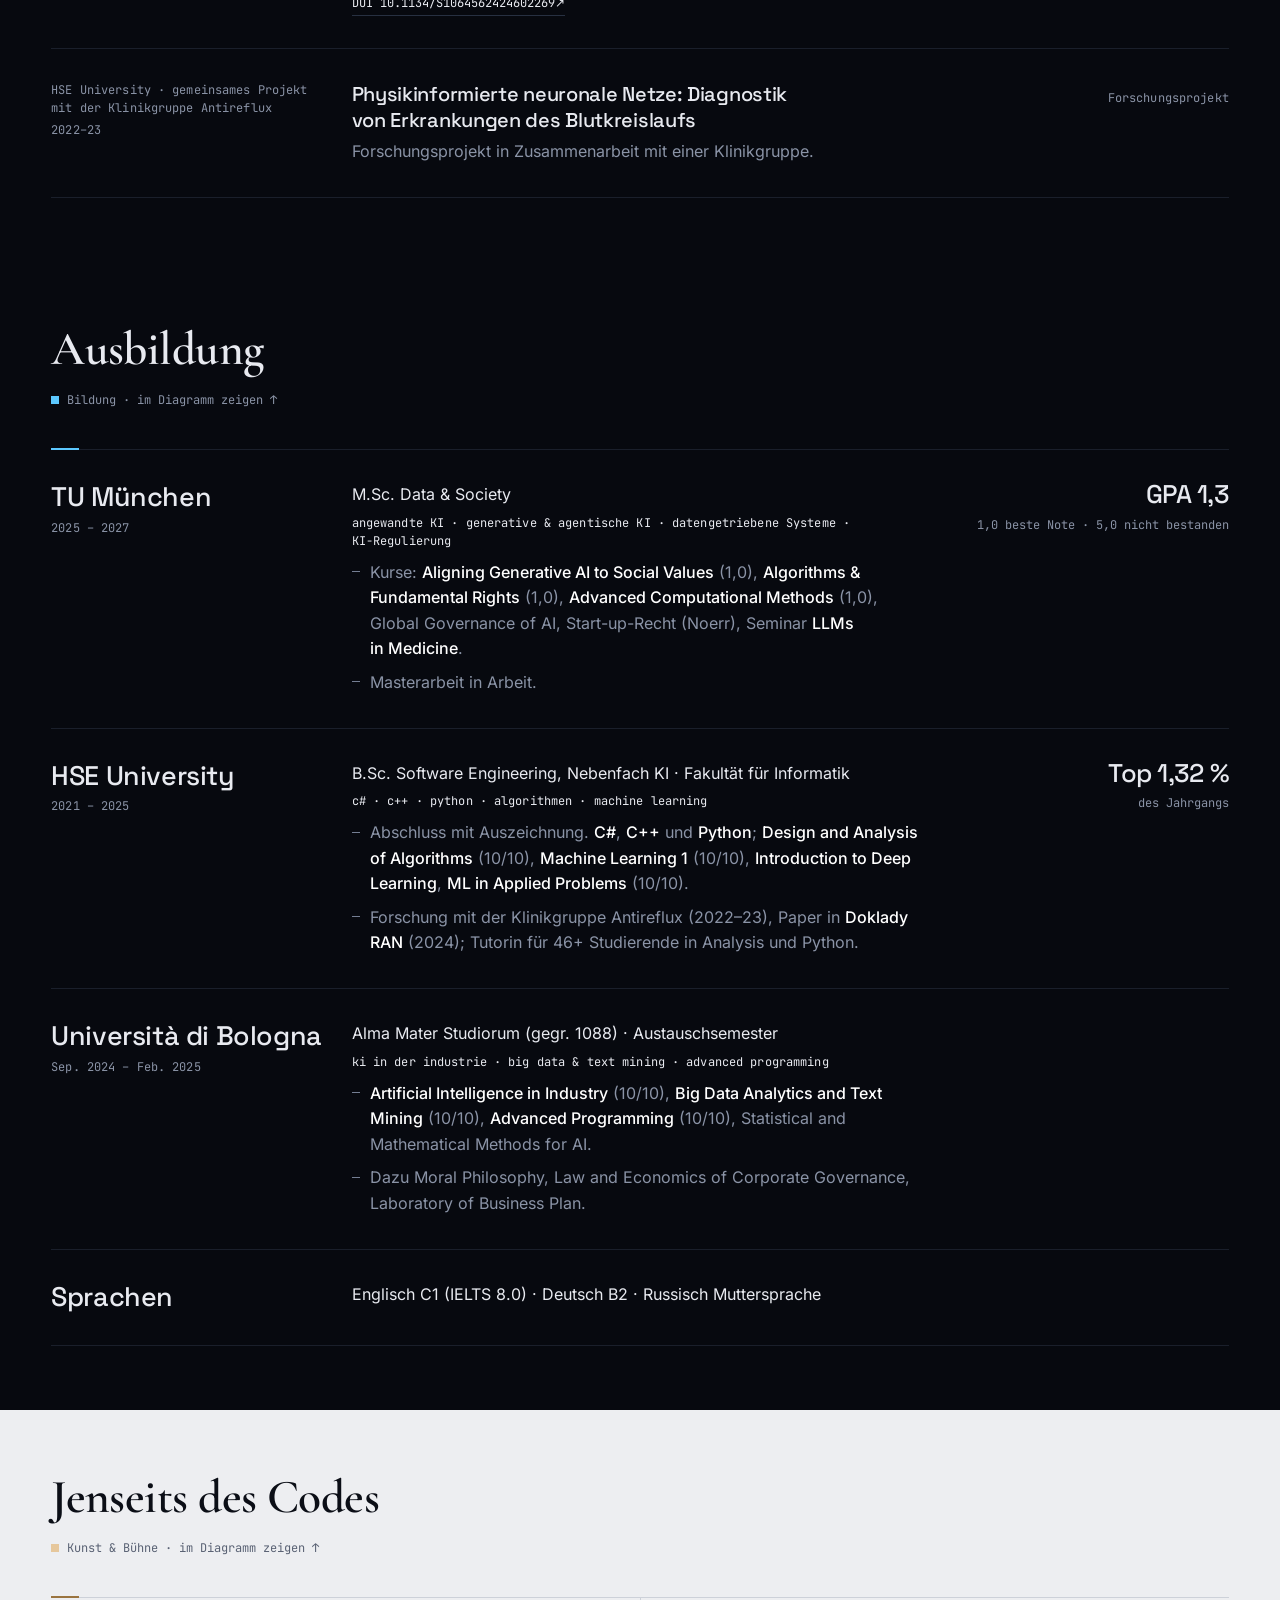
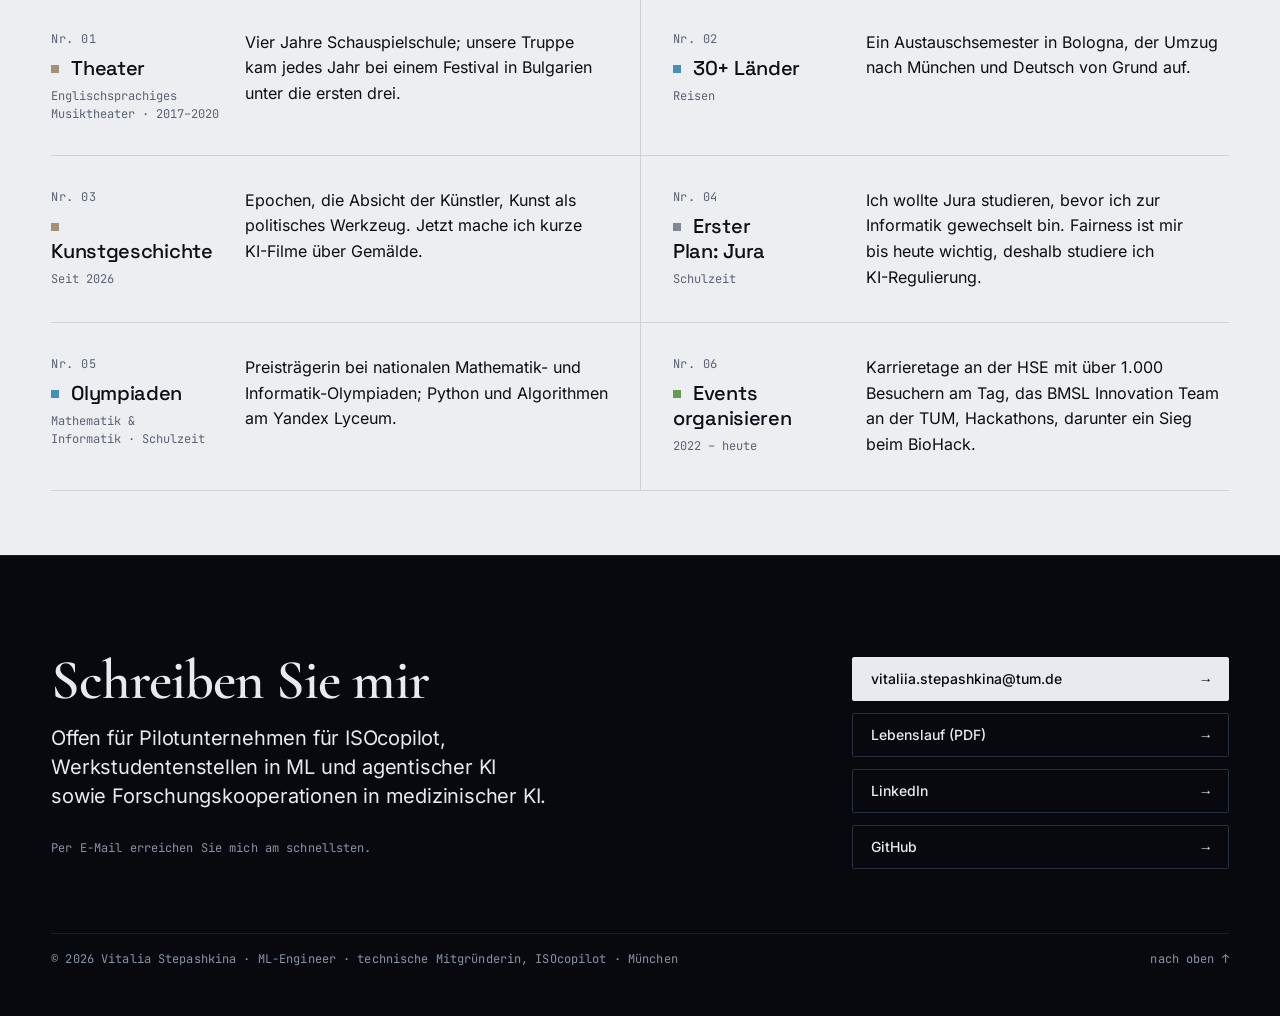
<file: de.html>
<!DOCTYPE html>
<html lang="de">
<head>
<meta charset="utf-8">
<meta name="viewport" content="width=device-width, initial-scale=1">
<title>Vitalia Stepashkina · ML-Engineer, Mitgründerin von ISOcopilot</title>
<meta name="description" content="ML-Engineer in München. Ich baue ML-Systeme von Anfang bis Ende – von 1,5 Mrd. Produktpaaren am Tag bis zu Leukämie-Ausstrichen. Technische Mitgründerin von ISOcopilot.">
<meta name="author" content="Vitalia Stepashkina">
<meta name="theme-color" content="#07090F">
<link rel="canonical" href="https://hi-vitalia.com/de.html">
<link rel="alternate" hreflang="en" href="https://hi-vitalia.com/">
<link rel="alternate" hreflang="de" href="https://hi-vitalia.com/de.html">
<link rel="alternate" hreflang="x-default" href="https://hi-vitalia.com/">
<meta property="og:url" content="https://hi-vitalia.com/de.html">
<meta property="og:type" content="profile">
<meta property="og:locale" content="de_DE">
<meta property="og:locale:alternate" content="en_US">
<meta property="og:title" content="Vitalia Stepashkina · ML-Engineer, Mitgründerin von ISOcopilot">
<meta property="og:description" content="Ich baue ML-Systeme von Anfang bis Ende und erkläre sie den Menschen, die dafür bezahlen. ML-Engineer, Mitgründerin von ISOcopilot, München.">
<meta property="og:image" content="https://hi-vitalia.com/og-de.png">
<meta property="og:image:width" content="1200">
<meta property="og:image:height" content="630">
<meta property="og:image:alt" content="Vitalia Stepashkina: Ich baue ML-Systeme von Anfang bis Ende und erkläre sie den Menschen, die dafür bezahlen.">
<meta name="twitter:card" content="summary_large_image">
<meta name="twitter:title" content="Vitalia Stepashkina · ML-Engineer, Mitgründerin von ISOcopilot">
<meta name="twitter:description" content="Ich baue ML-Systeme von Anfang bis Ende und erkläre sie den Menschen, die dafür bezahlen. ML-Engineer, Mitgründerin von ISOcopilot, München.">
<meta name="twitter:image" content="https://hi-vitalia.com/og-de.png">
<link rel="icon" href="favicon.svg" type="image/svg+xml">
<link rel="apple-touch-icon" href="apple-touch-icon.png">
<link rel="stylesheet" href="css/fonts.css">
<link rel="stylesheet" href="css/tokens.css">
<link rel="stylesheet" href="css/components.css">
<link rel="stylesheet" href="css/site.css">
<script type="application/ld+json">{"@context": "https://schema.org", "@type": "Person", "name": "Vitalia Stepashkina", "alternateName": "Vitaliia Stepashkina", "jobTitle": "ML-Engineer · technische Mitgründerin, ISOcopilot", "description": "ML-Engineer in München. Ich baue ML-Systeme von Anfang bis Ende – von 1,5 Mrd. Produktpaaren am Tag bis zu Leukämie-Ausstrichen. Technische Mitgründerin von ISOcopilot.", "address": {"@type": "PostalAddress", "addressLocality": "Munich", "addressCountry": "DE"}, "email": "mailto:vitaliia.stepashkina@tum.de", "knowsLanguage": ["en", "de", "ru"], "alumniOf": [{"@type": "CollegeOrUniversity", "name": "Technical University of Munich"}, {"@type": "CollegeOrUniversity", "name": "HSE University"}, {"@type": "CollegeOrUniversity", "name": "Università di Bologna"}], "sameAs": ["https://www.linkedin.com/in/vitalia-stepashkina/", "https://github.com/imunellka"], "url": "https://hi-vitalia.com/"}</script>
</head>
<body>
<a class="skip" href="#building">Zum Inhalt springen</a>
<header class="nav"><div class="wrap">
  <span class="status"><i aria-hidden="true"></i>München · offen für Pilotprojekte und Stellen</span>
  <nav class="links" aria-label="Abschnitte"><a href="#path">Pfad</a><a href="#building">Projekte</a><a href="#work">Erfahrung</a><a href="#research">Forschung</a><a href="#education">Ausbildung</a><a href="#beyond">Jenseits des Codes</a><a href="#contact">Kontakt</a></nav>
  <span class="langsw" role="group" aria-label="Language / Sprache"><span class="cur" aria-current="true" lang="de">DE</span><a href="index.html" hreflang="en" lang="en" data-lang-switch title="English">EN</a></span>
</div></header>

<main id="top">
<section class="wrap grid hero" id="intro" data-spy aria-label="Einführung">
  <div class="ident">
    <h1 class="t-xl name">Vitalia <br><span>Stepashkina</span></h1>
    <p class="t-m lead">ML-Engineer, der KI-Produkte für E-Commerce, Medizin und Compliance baut.</p>
    <div class="cta"><a class="btn primary" href="#contact">Kontakt aufnehmen<span aria-hidden="true">→</span></a><a class="btn to-sky" href="#sky">Zum Pfad</a></div>
    <p class="hstatus"><i aria-hidden="true"></i>jetzt: ISOcopilot-Pilotprojekte · Helmholtz-Manuskript · Masterarbeit an der TUM</p>
    <div class="subject">
      <div class="frame"><img src="img/portrait.jpg" alt="Porträt von Vitalia Stepashkina" width="96" height="112"><span class="ticks"></span></div>
      <dl><dt>rolle</dt><dd>ML-Engineer · technische Mitgründerin, ISOcopilot</dd><dt>labor</dt><dd>Helmholtz Munich, Gastwissenschaftlerin</dd><dt>ort</dt><dd>München, 48,14° N</dd><dt>sprachen</dt><dd>EN · DE · RU</dd></dl>
    </div>
    <div class="metrics"><div class="metric"><b class="num">4+</b><span>Jahre ML in Produktion</span></div><div class="metric"><b class="num"><a href="https://github.com/imunellka" target="_blank" rel="noopener" aria-label="8+ Projekte — mein GitHub ansehen">8+</a></b><span>Projekte in Zusammenarbeit mit Industrie und Kliniken</span><button type="button" class="ptip" aria-expanded="false" aria-controls="mpop">Kooperationen ansehen<span aria-hidden="true"> +</span></button><div class="mpop" id="mpop" role="region" aria-label="Kooperationen ansehen"><p>Avelios, Yandex, Spiralab, Antireflux-Kliniken, Österreichisches Gesundheitssystem</p></div></div><div class="metric"><b class="num"><a href="https://patentscope.wipo.int/search/en/detail.jsf?docId=WO2025040769&amp;_cid=P21-MX08YC-61148-1" target="_blank" rel="noopener" aria-label="Patent WO 2025/040769 bei WIPO PatentScope ansehen (öffnet in neuem Tab)">Patent</a></b><span>Erstgenannte Erfinderin · Diagnostik von Munderkrankungen</span></div><div class="metric"><b class="num long">Mitgründerin</b><span>ISOcopilot · ISO 27001 + lokale KI</span></div></div>
    
  </div>
</section>

<section class="section path" id="path" data-spy aria-labelledby="h-path"><div class="wrap">
  <div class="grid sec-head"><h2 class="t-l" id="h-path">Pfad</h2></div>
  <div class="inst" id="sky">
    <figure class="panel" aria-labelledby="figtitle">
      <div class="panel-head"><span id="figtitle"><b>Acht Bereiche, eine Laufbahn</b></span><span class="num">8 Bereiche · 31 Stationen · 2017–2027</span></div>
      <div class="panel-ctrl">
        <button class="chip play" id="play" type="button" data-state="play" aria-label="Den Weg ab 2017 abspielen">abspielen</button>
        <input id="scrub" type="range" min="2017" max="2027.99" step="0.01" value="2027.99" aria-label="Weg bis zum Jahr zeigen">
        <output id="tout" for="scrub" class="num">t=jetzt</output>
      </div>
      <div class="plot-wrap">
        <div class="viz-slot" id="viz" data-default="iso"></div>
        <aside class="side"><div class="readout sky-hud" id="hud" aria-live="off"></div><p class="t-cap figcap" id="figcap">Der Winkel zeigt den Bereich, der Radius das Jahr. Fahren Sie über ein Quadrat.</p></aside>
      </div>
    </figure>
  </div>
</div></section>

<section class="section" id="building" data-spy aria-labelledby="h-building"><div class="wrap">
  <div class="grid sec-head"><h2 class="t-l" id="h-building">Projekte</h2><a class="figlink" href="#sky" data-filter="ent" style="--c:var(--s-ent)"><i aria-hidden="true"></i>Gründen · im Diagramm zeigen ↑</a></div>
  
  <article class="grid lead-proj">
    <div class="meta"><span class="k" aria-hidden="true"></span><h3 class="t-l">ISOcopilot</h3></div>
    <p class="t-m body">Technische Mitgründerin. ISO‑27001-Fachleute plus lokal laufende KI: Kleinere Unternehmen werden schneller und günstiger zertifiziert.</p>
    <div class="st"><em><i aria-hidden="true"></i>3 Gründer:innen · Pilotunternehmen stehen bereit</em><a class="btn" href="mailto:vitaliia.stepashkina@tum.de?subject=ISOcopilot%20Pilot">Pilotunternehmen werden<span aria-hidden="true">→</span></a></div>
  </article>
  <div class="projs">
  <article class="grid proj" style="--c:var(--s-ent)">
    <h3>90 Days</h3>
    <div class="body"><p>Begleitet Betroffene und Angehörige durch die erste Zeit der Verunsicherung nach einer Krebsdiagnose.</p><span class="t-cap stack">Tech Lead · Medizin‑KI‑Startup</span></div>
    <div class="st"><span class="badge">1. Platz · Nucleate-Hackathon</span><span class="num">2025</span></div>
  </article>
  <article class="grid proj" style="--c:var(--s-soc)">
    <h3>AI Speed Dating</h3>
    <div class="body"><p>12 LLMs aus verschiedenen Kulturen debattieren ethische Dilemmata und fällen ein Urteil.</p><span class="t-cap stack">react · fastapi · openrouter</span></div>
    <div class="st"><span class="num">2026</span><a class="ext" href="https://speeddate.dock.ee" target="_blank" rel="noopener" aria-label="Demo (öffnet in neuem Tab)">Demo<span aria-hidden="true"> ↗</span></a></div>
  </article>
  <article class="grid proj" style="--c:var(--s-med)">
    <h3>DiagKnows</h3>
    <div class="body"><p>RAG mit lokalem LLM, das Krebspatienten medizinische Befunde erklärt.</p><span class="t-cap stack">ollama · pydantic · rag</span></div>
    <div class="st"><span class="num">2025–26</span></div>
  </article>
  <article class="grid proj" style="--c:var(--s-art)">
    <h3>Paintings in motion</h3>
    <div class="body"><p>Kurze KI-Filme über die Geschichten hinter Gemälden; eine iPhone-App entsteht.</p><span class="t-cap stack">ki-video · ki-audio · ios</span></div>
    <div class="st"><span class="num">2026</span></div>
  </article>
  </div>
  <p class="also">Außerdem: Axiora, ein Copilot für den EU AI Act · sieben eigene LLM-Agenten</p>
</div></section>

<section class="section" id="work" data-spy aria-labelledby="h-work"><div class="wrap">
  <div class="grid sec-head"><h2 class="t-l" id="h-work">Berufserfahrung</h2><a class="figlink" href="#sky" data-filter="eng" style="--c:var(--s-eng)"><i aria-hidden="true"></i>Engineering · im Diagramm zeigen ↑</a></div>
  
  <article class="grid row wrow">
    <div class="meta"><h3>Helmholtz Munich</h3><p class="t-cap odesc">Deutsches Forschungszentrum für Gesundheit und Umwelt · Institute of AI for Health, Marr Lab</p><span class="t-cap">Gastwissenschaftlerin, CV &amp; medizinische KI<br>Apr. 2026 – heute</span></div>
    <div class="body"><div class="mstrip" style="--n:1"><div class="mc"><b class="num">4 Stufen</b><span>Detektion · Segmentierung · Features · Zero‑Shot</span></div></div><ul><li>Ich entwickle ein End‑to‑End-<strong>Python</strong>-Paket für die Leukämiediagnostik aus Blutausstrichen: <strong>Zelldetektion</strong>, <strong>Segmentierung</strong>, <strong>Feature-Extraktion</strong>, <strong>Zero‑Shot-Klassifikation</strong>.</li><li><strong>NCA-basierte Instanzsegmentierung</strong> für Blutzellen umgesetzt.</li><li>Validierungs-Framework und <strong>Web-Deployment</strong>-Prototyp gebaut; klinische Forschungsteams nutzen die Pipeline.</li></ul><span class="t-cap stack">python · pytorch · yolo · hugging face · nca · zero‑shot</span></div>
  </article>
  <article class="grid row wrow">
    <div class="meta"><h3>Ozon Tech</h3><p class="t-cap odesc">Eine der größten E‑Commerce-Plattformen Osteuropas</p><span class="t-cap">Computer-Vision-Engineer, Product Matching<br>Feb. 2024 – Aug. 2026</span></div>
    <div class="body"><div class="mstrip" style="--n:3"><div class="mc"><b class="num">1,5 Mrd.</b><span>Produktvergleiche mit Wettbewerbern, täglich</span></div><div class="mc"><b class="num">10× kleiner</b><span>Produktionsmodell, 350 → 32 MB, gleiche Qualität</span></div><div class="mc"><b class="num">56 % → 75 %</b><span>Bekleidungsprodukte mit Wettbewerberangebot abgeglichen</span></div></div><ul><li>Verantwortlich für das Matching-System hinter der automatischen Preisgestaltung gegenüber Wettbewerbern; Umstellung von <strong>Batch auf Echtzeit</strong> bei über 95 % Genauigkeit.</li><li><strong>ConvNeXt-v2</strong>- und <strong>SigLIP</strong>-Encoder mit <strong>Matryoshka-Embeddings</strong> (16–128 Dim.) trainiert, mit <strong>Contrastive</strong>- und <strong>Multi-Similarity</strong>-Loss, Multi-GPU auf <strong>H100</strong> via <strong>HuggingFace Accelerate</strong>.</li><li><strong>CatBoost</strong>-Matcher rund 10× verkleinert; Trainingsdaten mit <strong>PySpark</strong> und <strong>kNN-Hard-Example-Mining</strong> von 6,7 auf 9,2 Mio. Paare erweitert.</li><li>Schwellenwert-Kalibrierung auf <strong>isotonische Regression</strong> umgestellt; <strong>MLflow</strong>-Training automatisiert, Tooling für ein 14-köpfiges Team gebaut.</li></ul><span class="t-cap stack">pytorch · convnext v2 · siglip · catboost · pyspark · kafka · hdfs/s3 · mlflow · accelerate</span></div>
  </article>
  <article class="grid row wrow">
    <div class="meta"><h3>SPLAT Global</h3><p class="t-cap odesc">Internationale Mundpflegemarke, 70+ Länder</p><span class="t-cap">ML-Engineer, MedTech<br>Okt. 2022 – Feb. 2024</span></div>
    <div class="body"><div class="mstrip" style="--n:2"><div class="mc"><b class="num">95 %</b><span>Diagnosegenauigkeit, 10 klinische Standorte</span></div><div class="mc"><b class="num">2 Teams</b><span>Laborbiochemie + Bildgebung, eine Pipeline</span></div></div><ul><li>Ein <strong>Computer-Vision</strong>-Diagnosesystem für Munderkrankungen entworfen und an 10 klinischen Standorten ausgerollt.</li><li><strong>Bild-Features</strong> und <strong>klinische Biomarker</strong> in einer Pipeline vereint – zwei Teams, die nie Daten geteilt hatten.</li><li>Erstgenannte Erfinderin des daraus entstandenen <a class="ilink" href="https://patentscope.wipo.int/search/en/detail.jsf?docId=WO2025040769&amp;_cid=P21-MX08YC-61148-1" target="_blank" rel="noopener" aria-label="Patent WO 2025/040769 bei WIPO PatentScope ansehen (öffnet in neuem Tab)">Patents</a>.</li></ul><span class="t-cap stack">computer vision · multimodale features · klinische daten</span></div>
  </article>
</div></section>

<section class="section" id="research" data-spy aria-labelledby="h-research"><div class="wrap">
  <div class="grid sec-head"><h2 class="t-l" id="h-research">Forschung</h2><a class="figlink" href="#sky" data-filter="res" style="--c:var(--s-res)"><i aria-hidden="true"></i>Forschung · im Diagramm zeigen ↑</a></div>
  
  <article class="grid row rrow">
    <div class="meta"><span class="t-cap">Helmholtz Munich · Marr Lab</span><span class="t-cap num">jetzt</span></div>
    <div class="body"><h3>Leukämiediagnostik aus Blutausstrichen</h3><p class="mute">Manuskript in Vorbereitung.</p></div>
    <div class="fig"><span class="t-cap live">in Arbeit</span></div>
  </article>
  <article class="grid row rrow">
    <div class="meta"><span class="t-cap">WO 2025/040769 · PCT/EP2024/073623</span><span class="t-cap num">2025</span></div>
    <div class="body"><h3>Patent: Verfahren zur Erzeugung eines Objektstatus-Klassifikators</h3><p class="mute">ML-Diagnostik für Munderkrankungen, aus dem System bei SPLAT. Erstgenannte Erfinderin.</p><p class="rl"><a class="ext" href="https://patentscope.wipo.int/search/en/detail.jsf?docId=WO2025040769&amp;_cid=P21-MX08YC-61148-1" target="_blank" rel="noopener" aria-label="WO 2025/040769 bei WIPO PatentScope ansehen (öffnet in neuem Tab)">WO 2025/040769 bei PatentScope<span aria-hidden="true"> ↗</span></a></p></div>
    <div class="fig"><span class="t-cap">Patent</span></div>
  </article>
  <article class="grid row rrow">
    <div class="meta"><span class="t-cap">Doklady RAN · Q2-Journal</span><span class="t-cap num">2024</span></div>
    <div class="body"><h3>Vorhersage industrieller Cyberangriffe mit Normalizing Flows</h3><p class="mute">Peer-Review-Publikation.</p><p class="rl"><a class="ext" href="https://link.springer.com/article/10.1134/S1064562424602269" target="_blank" rel="noopener" aria-label="DOI 10.1134/S1064562424602269 (öffnet in neuem Tab)">DOI 10.1134/S1064562424602269<span aria-hidden="true"> ↗</span></a></p></div>
    <div class="fig"><span class="t-cap">veröffentlicht</span></div>
  </article>
  <article class="grid row rrow">
    <div class="meta"><span class="t-cap">HSE University · gemeinsames Projekt mit der Klinikgruppe Antireflux</span><span class="t-cap num">2022–23</span></div>
    <div class="body"><h3>Physikinformierte neuronale Netze: Diagnostik von Erkrankungen des Blutkreislaufs</h3><p class="mute">Forschungsprojekt in Zusammenarbeit mit einer Klinikgruppe.</p></div>
    <div class="fig"><span class="t-cap">Forschungsprojekt</span></div>
  </article>
</div></section>

<section class="section" id="education" data-spy aria-labelledby="h-education"><div class="wrap">
  <div class="grid sec-head"><h2 class="t-l" id="h-education">Ausbildung</h2><a class="figlink" href="#sky" data-filter="edu" style="--c:var(--s-edu)"><i aria-hidden="true"></i>Bildung · im Diagramm zeigen ↑</a></div>
  
  <article class="grid row erow">
    <div class="meta"><h3>TU München</h3><span class="t-cap num">2025 – 2027</span></div>
    <div class="body"><p class="deg">M.Sc. Data &amp; Society</p><p class="t-cap focus">angewandte KI · generative &amp; agentische KI · datengetriebene Systeme · KI-Regulierung</p><ul class="edl"><li>Kurse: <strong>Aligning Generative AI to Social Values</strong> (1,0), <strong>Algorithms &amp; Fundamental Rights</strong> (1,0), <strong>Advanced Computational Methods</strong> (1,0), Global Governance of AI, Start-up-Recht (Noerr), Seminar <strong>LLMs in Medicine</strong>.</li><li>Masterarbeit in Arbeit.</li></ul></div>
    <div class="fig"><b class="num">GPA 1,3</b><span>1,0 beste Note · 5,0 nicht bestanden</span></div>
  </article>
  <article class="grid row erow">
    <div class="meta"><h3>HSE University</h3><span class="t-cap num">2021 – 2025</span></div>
    <div class="body"><p class="deg">B.Sc. Software Engineering, Nebenfach KI · Fakultät für Informatik</p><p class="t-cap focus">c# · c++ · python · algorithmen · machine learning</p><ul class="edl"><li>Abschluss mit Auszeichnung. <strong>C#</strong>, <strong>C++</strong> und <strong>Python</strong>; <strong>Design and Analysis of Algorithms</strong> (10/10), <strong>Machine Learning 1</strong> (10/10), <strong>Introduction to Deep Learning</strong>, <strong>ML in Applied Problems</strong> (10/10).</li><li>Forschung mit der Klinikgruppe Antireflux (2022–23), Paper in <strong>Doklady RAN</strong> (2024); Tutorin für 46+ Studierende in Analysis und Python.</li></ul></div>
    <div class="fig"><b class="num">Top 1,32 %</b><span>des Jahrgangs</span></div>
  </article>
  <article class="grid row erow">
    <div class="meta"><h3>Università di Bologna</h3><span class="t-cap num">Sep. 2024 – Feb. 2025</span></div>
    <div class="body"><p class="deg">Alma Mater Studiorum (gegr. 1088) · Austauschsemester</p><p class="t-cap focus">ki in der industrie · big data &amp; text mining · advanced programming</p><ul class="edl"><li><strong>Artificial Intelligence in Industry</strong> (10/10), <strong>Big Data Analytics and Text Mining</strong> (10/10), <strong>Advanced Programming</strong> (10/10), Statistical and Mathematical Methods for AI.</li><li>Dazu Moral Philosophy, Law and Economics of Corporate Governance, Laboratory of Business Plan.</li></ul></div>
    
  </article>
  <article class="grid row erow">
    <div class="meta"><h3>Sprachen</h3></div>
    <div class="body"><p class="deg">Englisch C1 (IELTS 8.0) · Deutsch B2 · Russisch Muttersprache</p></div>
    
  </article>
</div></section>

<section class="section band-light" id="beyond" data-spy aria-labelledby="h-beyond"><div class="wrap">
  <div class="grid sec-head"><h2 class="t-l" id="h-beyond">Jenseits des Codes</h2><a class="figlink" href="#sky" data-filter="art" style="--c:var(--s-art)"><i aria-hidden="true"></i>Kunst &amp; Bühne · im Diagramm zeigen ↑</a></div>
  <div class="labels">
    <article class="label" style="--c:var(--s-art)"><div><h3>Theater</h3><div class="medium">Englischsprachiges Musiktheater · 2017–2020</div></div><p>Vier Jahre Schauspielschule; unsere Truppe kam jedes Jahr bei einem Festival in Bulgarien unter die ersten drei.</p></article>
    <article class="label" style="--c:var(--s-edu)"><div><h3>30+ Länder</h3><div class="medium">Reisen</div></div><p>Ein Austauschsemester in Bologna, der Umzug nach München und Deutsch von Grund auf.</p></article>
    <article class="label" style="--c:var(--s-art)"><div><h3>Kunstgeschichte</h3><div class="medium">Seit 2026</div></div><p>Epochen, die Absicht der Künstler, Kunst als politisches Werkzeug. Jetzt mache ich kurze KI-Filme über Gemälde.</p></article>
    <article class="label" style="--c:var(--s-soc)"><div><h3>Erster Plan: Jura</h3><div class="medium">Schulzeit</div></div><p>Ich wollte Jura studieren, bevor ich zur Informatik gewechselt bin. Fairness ist mir bis heute wichtig, deshalb studiere ich KI-Regulierung.</p></article>
    <article class="label" style="--c:var(--s-edu)"><div><h3>Olympiaden</h3><div class="medium">Mathematik &amp; Informatik · Schulzeit</div></div><p>Preisträgerin bei nationalen Mathematik- und Informatik-Olympiaden; Python und Algorithmen am Yandex Lyceum.</p></article>
    <article class="label" style="--c:var(--s-com)"><div><h3>Events organisieren</h3><div class="medium">2022 – heute</div></div><p>Karrieretage an der HSE mit über 1.000 Besuchern am Tag, das BMSL Innovation Team an der TUM, Hackathons, darunter ein Sieg beim BioHack.</p></article>
  </div>
</div></section>
</main>

<footer class="footer" id="contact" data-spy aria-labelledby="h-contact"><div class="wrap grid">
  <div class="say"><h2 class="t-xl" id="h-contact">Schreiben Sie mir</h2><p class="open">Offen für Pilotunternehmen für ISOcopilot, Werkstudentenstellen in ML und agentischer KI sowie Forschungskooperationen in medizinischer KI.</p><p class="t-cap">Per E-Mail erreichen Sie mich am schnellsten.</p></div>
  <div class="act"><a class="btn primary" href="mailto:vitaliia.stepashkina@tum.de">vitaliia.stepashkina@tum.de<span aria-hidden="true">→</span></a><a class="btn" href="files/Vitalia_Stepashkina_CV.pdf" download data-cv>Lebenslauf (PDF)<span aria-hidden="true">→</span></a><a class="btn" href="https://www.linkedin.com/in/vitalia-stepashkina/">LinkedIn<span aria-hidden="true">→</span></a><a class="btn" href="https://github.com/imunellka">GitHub<span aria-hidden="true">→</span></a></div>
  <div class="base t-cap"><span>© 2026 Vitalia Stepashkina · ML-Engineer · technische Mitgründerin, ISOcopilot · München</span><a href="#top">nach oben ↑</a></div>
</div></footer>

<script>window.SKY_DATA={"spheres": [{"id": "eng", "name_en": "Engineering", "description": "Produktives ML im großen Maßstab und eigene Werkzeuge."}, {"id": "res", "name_en": "Forschung", "description": "Paper, Patent, Manuskript."}, {"id": "med", "name_en": "Medizin", "description": "Diagnostik, von Mundgesundheit bis Leukämie."}, {"id": "soc", "name_en": "KI & Gesellschaft", "description": "Wo KI auf Recht, Ethik und Menschen trifft."}, {"id": "ent", "name_en": "Gründen", "description": "Unternehmen, die ich aufbaue; Compliance zuerst."}, {"id": "com", "name_en": "Community", "description": "Events, Teams, Hackathons."}, {"id": "art", "name_en": "Kunst & Bühne", "description": "Theater und Kunstgeschichte."}, {"id": "edu", "name_en": "Bildung", "description": "HSE, dann TUM, dazu drei Sprachen."}], "events": [{"id": "theatre", "title_en": "Englischsprachiges Musiktheater, TongueTwister", "sphere": "art", "start": "2017-09", "end": "2020-06", "status": "done", "metric": "Jedes Jahr unter den Top 3 beim Festival „The World in Children's Hands“, Bulgarien", "what_it_gave_en": "Vier Jahre Schauspielschule und Musiktheater, jedes Jahr auf der Bühne", "why_en": "Daher kommt meine soziale Energie", "links_to": ["career", "speed"]}, {"id": "olymp", "title_en": "Wettbewerbsprogrammierung in C++", "sphere": "eng", "start": "2021-09", "end": "2023-06", "status": "done", "metric": null, "what_it_gave_en": "Wettbewerbsprogrammierung in C++: Algorithmen gegen die Uhr", "why_en": "Dort habe ich Debuggen unter Druck gelernt", "links_to": ["hse"]}, {"id": "hse", "title_en": "HSE University, B.Sc. Software Engineering, Nebenfach KI", "sphere": "edu", "start": "2021-09", "end": "2025-06", "status": "done", "metric": "Top 1,32 % des Jahrgangs, Abschluss mit Auszeichnung", "what_it_gave_en": "C/C++, Algorithmen und Nebenfach KI; Abschluss mit Auszeichnung", "why_en": "Eine technische Basis, der man vertraut", "links_to": ["olymp", "doklady"]}, {"id": "career", "title_en": "Karrieretage an der HSE", "sphere": "com", "start": "2022-09", "end": "2024-06", "status": "done", "metric": "1000+ Besucher pro Tag", "what_it_gave_en": "Unternehmen, Freiwillige und Studierende zusammengebracht", "why_en": "Mein erstes großes Event", "links_to": ["bmsl", "theatre"]}, {"id": "splat", "title_en": "SPLAT Global, ML-Engineer, MedTech", "sphere": "med", "start": "2022-10", "end": "2024-02", "status": "done", "metric": "95 % Genauigkeit an 10 klinischen Standorten", "what_it_gave_en": "Diagnosesystem in Kliniken ausgerollt; Labor- und Bilddaten in einer Pipeline", "why_en": "Mein erstes ML-System in der Klinik", "links_to": ["patent"]}, {"id": "ozon", "title_en": "Ozon Tech, Computer-Vision-Engineer, Produktabgleich", "sphere": "eng", "start": "2024-02", "end": "2026-08", "status": "done", "metric": "1,5 Mrd. Produktpaare pro Tag", "what_it_gave_en": "Batch → Echtzeit bei über 95 % Genauigkeit; Modell 350 → 32 MB; Tooling für 14 Leute", "why_en": "Modelle am Geschäftsnutzen messen gelernt", "links_to": ["iso", "agents"]}, {"id": "doklady", "title_en": "Paper in Doklady RAN (Q2)", "sphere": "res", "start": "2024-06", "end": "2024-12", "status": "done", "metric": null, "what_it_gave_en": "Vorhersage industrieller Cyberangriffe mit Normalizing Flows", "why_en": "Meine erste Peer-Review-Publikation", "links_to": ["hse"]}, {"id": "patent", "title_en": "Patent WO 2025/040769", "sphere": "res", "start": "2024-08", "end": "2025-02", "status": "done", "metric": "PCT/EP2024/073623", "what_it_gave_en": "Patent WO 2025/040769: ML-Diagnostik für Munderkrankungen, Erstgenannte", "why_en": "Arbeit, die zu geistigem Eigentum wird", "links_to": ["splat"]}, {"id": "bologna", "title_en": "KI-Austauschsemester, Università di Bologna", "sphere": "edu", "start": "2024-09", "end": "2025-02", "status": "done", "metric": null, "what_it_gave_en": "KI-Programm in einem internationalen Jahrgang, Leben in Italien", "why_en": "Beweis, dass ich überall studieren und leben kann", "links_to": ["munich"]}, {"id": "munich", "title_en": "Umzug nach München", "sphere": "edu", "start": "2025-09", "end": "2025-10", "status": "done", "metric": null, "what_it_gave_en": "Neues Land, neues Netzwerk, Deutsch von Grund auf", "why_en": "Hier treffen verantwortungsvolle KI und Start-ups aufeinander", "links_to": ["tum", "bmsl"]}, {"id": "langs", "title_en": "Sprachen", "sphere": "edu", "start": "2025-10", "end": "2027-01", "status": "now", "metric": "IELTS 8.0", "what_it_gave_en": "Englisch C1 · Deutsch B2 · Russisch Muttersprache", "why_en": "Ich arbeite auf Deutsch und Englisch", "links_to": ["munich"]}, {"id": "bmsl", "title_en": "BMSL Innovation Team, TUM", "sphere": "com", "start": "2025-10", "end": "2026-12", "status": "now", "metric": null, "what_it_gave_en": "Team aufgebaut, Meetups organisiert, Speaker ausgewählt", "why_en": "Meine eigene Community in München", "links_to": ["career", "hacks"]}, {"id": "tum", "title_en": "TU München, M.Sc. Data & Society", "sphere": "edu", "start": "2025-10", "end": "2027-08", "status": "now", "metric": "Schnitt 1,3 (1,0 = beste Note)", "what_it_gave_en": "Ethik, Regulierung und Governance von KI", "why_en": "Das Warum und Für-wen über der Technik", "links_to": ["gov", "axiora"]}, {"id": "acm", "title_en": "Advanced Computational Methods (TUM)", "sphere": "edu", "start": "2025-10", "end": "2026-02", "status": "done", "metric": null, "what_it_gave_en": "Rechenmethoden in einem sozialwissenschaftlichen Master", "why_en": "Technische Tiefe im Studium", "links_to": ["tum"]}, {"id": "medins", "title_en": "MedInsight-Hackathon", "sphere": "med", "start": "2025-11", "end": "2025-11", "status": "done", "metric": null, "what_it_gave_en": "Medizinische Produktprototypen an einem Wochenende gebaut", "why_en": "Schnelle Produktzyklen in Health", "links_to": ["diag"]}, {"id": "ninety", "title_en": "90 Days, Tech Lead", "sphere": "ent", "start": "2025-11", "end": "2025-11", "status": "done", "metric": "1. Platz, Nucleate-Hackathon", "what_it_gave_en": "Tech Lead; unser Team gewann den 1. Platz beim Nucleate-Hackathon", "why_en": "Betroffene und Familien brauchen Hilfe in den ersten Wochen nach der Diagnose", "links_to": ["diag"]}, {"id": "diag", "title_en": "DiagKnows, LLM-Assistent für Krebspatienten", "sphere": "med", "start": "2025-12", "end": "2026-02", "status": "done", "metric": null, "what_it_gave_en": "Fünfstufiges RAG mit lokalem LLM: OCR, Validierung, Retrieval, abgesicherte Antworten", "why_en": "Mein erstes LLM-Produkt, für Krebspatienten", "links_to": ["axiora", "medins"]}, {"id": "hdab", "title_en": "Bericht zu Gesundheitsdaten-Zugangsstellen (EHDS)", "sphere": "med", "start": "2026-01", "end": "2026-01", "status": "done", "metric": null, "what_it_gave_en": "Gruppenbericht: Findata (Finnland) im Vergleich zu Österreich", "why_en": "Gesundheitsdaten treffen auf Regulierung", "links_to": ["gov"]}, {"id": "hacks", "title_en": "BioHack 1. Platz, HackNation, Future of Health", "sphere": "com", "start": "2026-01", "end": "2026-06", "status": "done", "metric": "1. Platz, BioHack", "what_it_gave_en": "Bioinformatik-Hackathon in einem gemischten Team gewonnen", "why_en": "Sichtbarkeit im Münchner Ökosystem", "links_to": ["bmsl", "helm"], "date_label": "2026"}, {"id": "helm", "title_en": "Helmholtz Munich, Gastwissenschaftlerin, Marr Lab", "sphere": "med", "start": "2026-04", "end": null, "status": "now", "metric": null, "what_it_gave_en": "Paket für Leukämiediagnostik: Detektion, Segmentierung, Features, Zero-Shot", "why_en": "Klinische Teams nutzen, was ich baue", "links_to": ["miccai", "llmmed"]}, {"id": "gov", "title_en": "Aligning GenAI · Algorithms & Fundamental Rights · Global Governance of AI", "sphere": "soc", "start": "2026-04", "end": "2026-07", "status": "done", "metric": null, "what_it_gave_en": "KI-Alignment, Grundrechte und globale KI-Governance", "why_en": "Die rechtliche Basis meiner Compliance-Produkte", "links_to": ["axiora", "iso", "hdab"]}, {"id": "law", "title_en": "Wirtschaftsrecht + Start-up-Recht (Noerr)", "sphere": "edu", "start": "2026-04", "end": "2026-07", "status": "done", "metric": null, "what_it_gave_en": "Beteiligungsverträge, Anteile, Gesellschaftsrecht", "why_en": "Juristisches Rüstzeug für Gründerinnen", "links_to": ["iso"]}, {"id": "speed", "title_en": "AI Speed Dating, TUM-Hackathon", "sphere": "soc", "start": "2026-06", "end": "2026-08", "status": "done", "metric": "12 LLMs orchestriert", "what_it_gave_en": "12 LLMs aus verschiedenen Kulturen debattieren Ethik; Prompting und Frontend von mir", "why_en": "KI für alle verständlich machen", "links_to": ["arth", "theatre"]}, {"id": "agents", "title_en": "Eigener Stack aus 7 LLM-Agenten", "sphere": "eng", "start": "2026-09", "end": null, "status": "now", "metric": "7 Agenten", "what_it_gave_en": "Sieben Agenten für Kalender, News, Paper und Sprachnotizen, über Telegram", "why_en": "Agentische KI im Alltag, weniger Routine", "links_to": ["iso", "ozon"]}, {"id": "arth", "title_en": "Kunstgeschichte", "sphere": "art", "start": "2026-09", "end": null, "status": "now", "metric": null, "what_it_gave_en": "Epochen, Absicht der Künstler, Kunst als politischer Hebel", "why_en": "Freude und ein neuer Blick auf die Welt", "links_to": ["artv", "speed"]}, {"id": "artv", "title_en": "Gemälde in Bewegung: KI-Filme + iPhone-App", "sphere": "art", "start": "2026-10", "end": null, "status": "now", "metric": null, "what_it_gave_en": "Skripte, KI-Video und -Audio, ein Geschäftsmodell", "why_en": "Ein Labor für neue KI-Werkzeuge", "links_to": ["arth", "agents"]}, {"id": "llmmed", "title_en": "Seminar: LLMs in der Medizin (IN2107)", "sphere": "edu", "start": "2026-10", "end": "2027-02", "status": "now", "metric": null, "what_it_gave_en": "LLMs im klinischen Einsatz", "why_en": "Fließt in meine Arbeit bei Helmholtz ein", "links_to": ["helm"]}, {"id": "axiora", "title_en": "Axiora, Copilot für den EU AI Act", "sphere": "ent", "start": "2026-10", "end": null, "status": "now", "metric": null, "what_it_gave_en": "Team-MVP: lokale LLMs und RAG machen aus KI-Einsatz einen Maßnahmenplan", "why_en": "Regulierung als Produkt", "links_to": ["gov", "diag"]}, {"id": "iso", "title_en": "ISOcopilot, technische Mitgründerin", "sphere": "ent", "start": "2026-11", "end": null, "status": "now", "metric": null, "what_it_gave_en": "ISO 27001 mit Fachleuten plus lokaler KI; 3 Gründer:innen, Pilotprojekte stehen bereit", "why_en": "Meine wichtigste Wette", "links_to": ["ozon", "gov", "agents"]}, {"id": "miccai", "title_en": "Manuskript: Leukämie-Diagnostik", "sphere": "res", "start": "2026-12", "end": "2027-02", "status": "next", "metric": null, "what_it_gave_en": "Paper aus der Helmholtz-Pipeline, in Vorbereitung", "why_en": "Die Pipeline wird publiziert", "links_to": ["helm"]}, {"id": "hse-research", "title_en": "PINN-Forschung mit Antireflux", "sphere": "res", "start": "2022-01", "end": "2022-12", "status": "done", "metric": null, "what_it_gave_en": "Physikinformierte neuronale Netze für Kreislaufdiagnostik, mit Antireflux", "why_en": "Mein erstes ML-Projekt mit echten Kliniken", "links_to": ["splat"]}]};window.SKY_I18N={"mon": ["Jan", "Feb", "Mär", "Apr", "Mai", "Jun", "Jul", "Aug", "Sep", "Okt", "Nov", "Dez"], "now": "jetzt", "planned": "geplant", "metric": "Kennzahl", "did": "Ergebnis", "why": "warum", "nothingYet": "noch nichts", "pressPlay": "Play drücken oder den Zeitregler ziehen", "filter": "Filter", "aria": "Konstellation von Vitalias Weg: acht Bereiche nach Winkel, Jahre nach Radius, die Linie ist ihr Weg in zeitlicher Folge", "short": {"theatre": "Bühne"}, "narrowName": {"eng": "Engineering", "res": "Forschung", "med": "Medizin", "soc": "Ethik", "ent": "Gründen", "com": "Community", "art": "Kunst", "edu": "Bildung"}};window.SKY_UI={"play": "abspielen", "pause": "pause", "next": "weiter ›", "now": "jetzt", "nothing_yet": "noch nichts"};</script>
<script src="js/viz.js"></script>
<script src="js/site.js"></script>
<script src="js/cloud.js"></script>
</body>
</html>
</file>
<file: css/fonts.css>
@font-face{font-family:"Space Grotesk";font-style:normal;font-weight:400;font-display:swap;src:url(../fonts/space-grotesk-latin-400-normal.woff2) format("woff2")}
@font-face{font-family:"Space Grotesk";font-style:normal;font-weight:500;font-display:swap;src:url(../fonts/space-grotesk-latin-500-normal.woff2) format("woff2")}
@font-face{font-family:"Inter";font-style:normal;font-weight:400;font-display:swap;src:url(../fonts/inter-latin-400-normal.woff2) format("woff2")}
@font-face{font-family:"Inter";font-style:normal;font-weight:500;font-display:swap;src:url(../fonts/inter-latin-500-normal.woff2) format("woff2")}
@font-face{font-family:"JetBrains Mono";font-style:normal;font-weight:400;font-display:swap;src:url(../fonts/jetbrains-mono-latin-400-normal.woff2) format("woff2")}
@font-face{font-family:"JetBrains Mono";font-style:normal;font-weight:500;font-display:swap;src:url(../fonts/jetbrains-mono-latin-500-normal.woff2) format("woff2")}
@font-face{font-family:"Cormorant Garamond";font-style:normal;font-weight:500;font-display:swap;src:url(../fonts/cormorant-garamond-Medium.woff2) format("woff2")}
@font-face{font-family:"Cormorant Garamond";font-style:italic;font-weight:500;font-display:swap;src:url(../fonts/cormorant-garamond-MediumItalic.woff2) format("woff2")}
@font-face{font-family:"Cormorant Garamond";font-style:normal;font-weight:600;font-display:swap;src:url(../fonts/cormorant-garamond-SemiBold.woff2) format("woff2")}
@font-face{font-family:"Cormorant Garamond";font-style:italic;font-weight:600;font-display:swap;src:url(../fonts/cormorant-garamond-SemiBoldItalic.woff2) format("woff2")}
</file>
<file: css/tokens.css>
/* Direction B "Instrument" tokens. Names are a contract: change values only. */
:root{
color-scheme:dark;
/* ground and surfaces: blue-black, one step apart */
--bg:#07090F;--panel:#0B0E16;--panel-2:#10141F;--line:#1A1F2B;--line-2:#273041;
/* ink */
--ink:#E8EAF0;--ink-hi:#FFFFFF;--mute:#8A93A6;--faint:#747E93;
/* one interactive accent (blue, structure + focus); teal = "now/live" only; --alert reserved for errors, never a sphere */
--signal:#4C82FF;--signal-2:#2FD3B0;--alert:#FF5C77;
/* blue for light grounds only (paper band, CV) */
--signal-ink:#2A5FE0;
/* 8 spheres, equal visual weight on --bg, used only inside the visualisation and as 8px keys */
--s-eng:#6F7CFF;--s-res:#9A8CFF;--s-med:#FF5C77;--s-soc:#B4BCCB;--s-ent:#FFB547;--s-com:#8BD66B;--s-art:#E6C79C;--s-edu:#5CC8FF;
/* light band (Beyond code only) */
--paper:#EDEEF1;--paper-ink:#0B0E16;--paper-mute:#5A6274;--paper-line:#CDD1D9;
/* families */
--f-serif:"Cormorant Garamond","Cormorant",Georgia,serif;--f-display:"Space Grotesk",system-ui,sans-serif;--f-text:"Inter",system-ui,sans-serif;--f-mono:"JetBrains Mono",ui-monospace,monospace;
/* type scale: 5 sizes. size / line-height / tracking */
--t-xl:clamp(48px,5.6vw,84px);--t-xl-lh:.92;--t-xl-tr:-.045em;   /* name, one per page */
--t-l:clamp(32px,3.4vw,44px);--t-l-lh:1.04;--t-l-tr:-.03em;      /* section titles, big metrics */
--t-m:20px;--t-m-lh:1.45;--t-m-tr:-.01em;                         /* lead, row titles */
--t-s:16px;--t-s-lh:1.6;--t-s-tr:0;                               /* body */
--t-xs:12px;--t-xs-lh:1.5;--t-xs-tr:.01em;                        /* mono captions, labels */
--t-ui:14px;                                                       /* UI chrome: nav, buttons */
/* spacing: 4px base */
--sp-1:4px;--sp-2:8px;--sp-3:12px;--sp-4:16px;--sp-5:24px;--sp-6:32px;--sp-7:48px;--sp-8:64px;--sp-9:96px;--sp-10:128px;
/* grid */
--max:1240px;--cols:12;--gutter:24px;--pad:max(24px,4vw);
/* radii: almost square, instrument-like */
--r-0:0;--r-1:2px;--r-2:6px;--r-pill:999px;
/* motion */
--d-fast:120ms;--d-base:200ms;--d-slow:600ms;--d-intro:1200ms;--ease:cubic-bezier(.2,.7,.2,1);
}
</file>
<file: css/components.css>
/* Direction B "Instrument" components. Flat CSS. Requires fonts.css + tokens.css. */
*{box-sizing:border-box;min-width:0}
html{scroll-padding-top:72px;-webkit-text-size-adjust:100%;scrollbar-color:var(--line-2) var(--bg);scrollbar-width:thin}
body{margin:0;text-wrap:pretty;background:var(--bg);color:var(--ink);font:400 var(--t-s)/var(--t-s-lh) var(--f-text);overflow-x:clip;-webkit-font-smoothing:antialiased;font-feature-settings:"ss01","cv11"}
img{max-width:100%;display:block}
a{color:inherit;text-decoration:none}
::selection{background:var(--signal);color:var(--bg)}
:focus-visible{outline:2px solid var(--signal);outline-offset:2px}

/* grid */
.wrap{max-width:calc(var(--max) + 2*var(--pad));margin:0 auto;padding:0 var(--pad)}
.grid{display:grid;grid-template-columns:repeat(12,minmax(0,1fr));column-gap:var(--gutter)}

/* type roles */
.t-xl{font:500 var(--t-xl)/var(--t-xl-lh) var(--f-display);letter-spacing:var(--t-xl-tr);margin:0}
.t-l{font:500 var(--t-l)/var(--t-l-lh) var(--f-display);letter-spacing:var(--t-l-tr);margin:0}
.t-m{font:400 var(--t-m)/var(--t-m-lh) var(--f-text);letter-spacing:var(--t-m-tr);margin:0}
.t-cap{font:400 var(--t-xs)/var(--t-xs-lh) var(--f-mono);letter-spacing:var(--t-xs-tr);color:var(--mute)}
.mute{color:var(--mute)}
.num{font-variant-numeric:tabular-nums;white-space:nowrap}

/* nav: 56px bar, name left, sections right, a status dot */
.nav{position:sticky;top:0;z-index:20;background:color-mix(in srgb,var(--bg) 82%,transparent);backdrop-filter:blur(12px);border-bottom:1px solid var(--line)}
.nav .wrap{display:flex;align-items:center;gap:var(--sp-6);height:56px}
.nav .id{flex:none;font:500 var(--t-ui)/1 var(--f-display);letter-spacing:-.01em;margin-right:auto;white-space:nowrap}
.nav .links{order:2;display:flex;gap:var(--sp-1);overflow-x:auto;scrollbar-width:none}
.nav .links a{flex:none;font-size:var(--t-ui);color:var(--mute);padding:8px 10px;border-radius:var(--r-1);transition:color var(--d-fast)}
.nav .links a:hover,.nav .links a[aria-current]{color:var(--ink)}
.nav .status{order:3;display:flex;align-items:center;gap:8px;font:400 var(--t-xs)/var(--t-xs-lh) var(--f-mono);color:var(--mute);white-space:nowrap}
.nav .status i{flex:none;width:6px;height:6px;border-radius:50%;background:var(--signal-2);box-shadow:0 0 0 3px color-mix(in srgb,var(--signal-2) 22%,transparent)}

/* hero: 5 cols identity / 7 cols instrument; metrics strip full width */
.hero{padding-top:var(--sp-7);padding-bottom:var(--sp-7);row-gap:var(--sp-6)}
.hero .ident{grid-column:1 / span 5;display:flex;flex-direction:column;gap:var(--sp-6)}
.hero .ident .lead{max-width:30ch;color:var(--ink)}
.hero .inst{grid-column:6 / span 7}
.hero .metrics{grid-column:1 / -1}

/* portrait as a sensor readout: monochrome, framed by corner ticks, mono caption */
.subject{display:grid;grid-template-columns:96px minmax(0,1fr);gap:var(--sp-4);align-items:end}
.subject .frame{position:relative;width:96px;height:112px;padding:6px}
.subject .frame img{width:100%;height:100%;object-fit:cover;object-position:50% 30%}
.ticks{position:absolute;inset:0;pointer-events:none;background:
 linear-gradient(var(--mute),var(--mute)) 0 0/10px 1px no-repeat,linear-gradient(var(--mute),var(--mute)) 0 0/1px 10px no-repeat,
 linear-gradient(var(--mute),var(--mute)) 100% 0/10px 1px no-repeat,linear-gradient(var(--mute),var(--mute)) 100% 0/1px 10px no-repeat,
 linear-gradient(var(--mute),var(--mute)) 0 100%/10px 1px no-repeat,linear-gradient(var(--mute),var(--mute)) 0 100%/1px 10px no-repeat,
 linear-gradient(var(--mute),var(--mute)) 100% 100%/10px 1px no-repeat,linear-gradient(var(--mute),var(--mute)) 100% 100%/1px 10px no-repeat}
.subject dl{margin:0;display:grid;grid-template-columns:auto 1fr;gap:2px var(--sp-3)}
.subject dt{font:400 var(--t-xs)/var(--t-xs-lh) var(--f-mono);color:var(--faint)}
.subject dd{margin:0;font:400 var(--t-xs)/var(--t-xs-lh) var(--f-mono);color:var(--ink)}

/* instrument panel: framed plot + legend */
.panel{position:relative;border:1px solid var(--line);background:var(--panel)}
.panel-head{position:relative;display:flex;flex-wrap:wrap;justify-content:space-between;gap:var(--sp-4);padding:10px 14px;border-bottom:1px solid var(--line);font:400 var(--t-xs)/var(--t-xs-lh) var(--f-mono);color:var(--mute)}
.panel-head::after{content:"";position:absolute;left:-1px;bottom:-1px;width:28px;height:2px;background:var(--signal)}
.panel-head b{font-weight:400;color:var(--ink)}
.viz-slot{position:relative;width:100%;height:clamp(560px,calc(100svh - 270px),660px);overflow:hidden}
.viz-slot>svg,.viz-slot>canvas{position:absolute;inset:0;width:100%;height:100%}
.panel-foot{display:grid;grid-template-columns:repeat(5,minmax(0,1fr));gap:6px;padding:10px 12px;border-top:1px solid var(--line)}

/* chip / filter */
.chip{display:inline-flex;align-items:center;gap:8px;min-height:32px;padding:0 10px;border:1px solid var(--line-2);border-radius:var(--r-1);background:transparent;color:var(--mute);font:400 var(--t-xs)/1 var(--f-mono);cursor:pointer;transition:color var(--d-fast),border-color var(--d-fast),background var(--d-fast)}
.chip i{width:8px;height:8px;background:var(--c,var(--ink))}
.chip:hover{color:var(--ink);border-color:var(--mute)}
.chip[aria-pressed=true]{color:var(--ink);border-color:var(--ink);background:var(--panel-2)}

/* readout tooltip: HUD, mono, hairline, no shadow */
.readout{position:absolute;z-index:3;min-width:200px;max-width:min(280px,calc(100% - 24px));padding:10px 12px;background:color-mix(in srgb,var(--bg) 92%,transparent);border:1px solid var(--line-2);border-left:2px solid var(--c,var(--signal));font:400 var(--t-xs)/var(--t-xs-lh) var(--f-mono);color:var(--mute);pointer-events:none}
.readout b{display:block;font:500 var(--t-ui)/1.3 var(--f-text);color:var(--ink);margin-bottom:6px}
.readout dl{margin:0;display:grid;grid-template-columns:auto 1fr;gap:0 12px}
.readout dd{margin:0;color:var(--ink)}

/* metric strip: 4 equal cells, hairline dividers, number top, mono caption under */
.metrics{display:grid;grid-template-columns:repeat(4,minmax(0,1fr));border-top:1px solid var(--line);border-bottom:1px solid var(--line)}
.metric{padding:var(--sp-5) var(--sp-5) var(--sp-5) 0;display:flex;flex-direction:column;gap:var(--sp-2)}
.metric+.metric{padding-left:var(--sp-5);border-left:1px solid var(--line)}
.metric b{font:500 var(--t-l)/1 var(--f-display);letter-spacing:var(--t-l-tr);font-variant-numeric:tabular-nums;white-space:nowrap}
.metric b small{font-size:.5em;letter-spacing:0;color:var(--mute);margin-left:4px}
.metric span{font:400 var(--t-xs)/var(--t-xs-lh) var(--f-mono);color:var(--mute);text-wrap:balance}

/* section header: title cols 1-6, point cols 7-12 sharing the baseline */
.section{padding:var(--sp-8) 0 var(--sp-8)}
.sec-head{position:relative;align-items:last baseline;padding-bottom:var(--sp-6);border-bottom:1px solid var(--line)}
.sec-head::after{content:"";position:absolute;left:0;bottom:-1px;width:28px;height:2px;background:var(--signal)}
.band-light .sec-head::after{background:var(--signal-ink)}
.sec-head .t-l{grid-column:1 / span 6}
.sec-head p{grid-column:8 / span 5;margin:0;color:var(--mute);max-width:44ch;text-wrap:balance}
.sec-head .idx{grid-column:1 / -1;margin-bottom:var(--sp-4)}

/* ruled row: meta 3 / text 6 / metric 3 */
.row{padding:var(--sp-6) 0;border-bottom:1px solid var(--line);align-items:start}
.row .meta{grid-column:1 / span 3;display:flex;flex-direction:column;gap:6px}
.row .meta h3{font:500 var(--t-m)/1.25 var(--f-display);letter-spacing:-.015em;margin:0}
.row .body{grid-column:4 / span 6}
.row .body ul{margin:0;padding:0;list-style:none;display:grid;gap:var(--sp-2)}
.row .body li{padding-left:18px;position:relative}
.row .body li::before{content:"";position:absolute;left:0;top:.72em;width:8px;height:1px;background:var(--faint)}
.row .fig{grid-column:10 / span 3;text-align:right}
.row .fig b{display:block;font:500 clamp(28px,2.4vw,var(--t-l))/1 var(--f-display);letter-spacing:var(--t-l-tr);white-space:nowrap}
.row .fig span{display:block;margin-top:var(--sp-2);font:400 var(--t-xs)/var(--t-xs-lh) var(--f-mono);color:var(--mute);text-wrap:balance}

/* project row (Builds): wide, key colour square, title, one line, stack, status */
.proj{align-items:baseline;padding:var(--sp-5) 0;border-bottom:1px solid var(--line);transition:background var(--d-base)}
.proj:hover{background:var(--panel)}
.proj h3{grid-column:1 / span 3;font:500 var(--t-m)/1.25 var(--f-display);letter-spacing:-.015em;margin:0}
.proj h3::before{content:"";display:inline-block;width:8px;height:8px;background:var(--c);margin-right:12px;vertical-align:.12em}
.proj .body{grid-column:4 / span 6}
.proj p{margin:0;color:var(--mute)}
.proj .st{grid-column:10 / span 3;text-align:right;font:400 var(--t-xs)/var(--t-xs-lh) var(--f-mono);color:var(--mute)}
.proj .st em{font-style:normal;color:var(--signal-2)}

/* light band: Beyond code only. Museum labels on paper */
.band-light{background:var(--paper);color:var(--paper-ink)}
.band-light .t-cap,.band-light .sec-head p{color:var(--paper-mute)}
.band-light .sec-head{border-color:var(--paper-line)}
.labels{display:grid;grid-template-columns:repeat(12,minmax(0,1fr));column-gap:var(--gutter)}
.label{grid-column:span 6;padding:var(--sp-6) 0;border-bottom:1px solid var(--paper-line);display:grid;grid-template-columns:repeat(6,minmax(0,1fr));column-gap:var(--gutter)}
.label>div{grid-column:span 2}
.label p{grid-column:span 4}
.label h3{font:500 var(--t-m)/1.25 var(--f-display);letter-spacing:-.015em;margin:0}
.label .medium{font:400 var(--t-xs)/var(--t-xs-lh) var(--f-mono);color:var(--paper-mute);margin-top:6px}
.label p{margin:0}

/* buttons */
.btn{display:inline-flex;align-items:center;gap:10px;min-height:44px;padding:0 18px;border:1px solid var(--line-2);border-radius:var(--r-1);font:500 var(--t-ui) var(--f-text);color:var(--ink);background:transparent;cursor:pointer;transition:border-color var(--d-fast),background var(--d-fast)}
.btn:hover{border-color:var(--ink)}
.btn.primary{background:var(--ink);color:var(--bg);border-color:var(--ink)}
.btn.primary:hover{background:var(--ink-hi)}

/* footer */
.footer{border-top:1px solid var(--line);padding:var(--sp-9) 0 var(--sp-7)}
.footer .t-xl{grid-column:1 / span 8}
.footer .act{grid-column:9 / span 4;display:flex;flex-direction:column;gap:var(--sp-3);align-self:end}
.footer .base{grid-column:1 / -1;display:flex;justify-content:space-between;gap:var(--sp-4);margin-top:var(--sp-8);padding-top:var(--sp-4);border-top:1px solid var(--line)}

/* 720-1024: identity above instrument, keep 2-col rows */
@media (max-width:1024px){
 .hero .ident,.hero .inst{grid-column:1 / -1}
 .viz-slot{height:600px}
 .hero .ident{display:grid;grid-template-columns:minmax(0,7fr) minmax(0,5fr);column-gap:var(--gutter);row-gap:var(--sp-5)}
 .hero .ident .name{grid-column:1 / -1}
 .row .meta{grid-column:1 / span 4}.row .body{grid-column:5 / span 8}.row .fig{grid-column:5 / span 8;text-align:left;margin-top:var(--sp-4)}
 .sec-head .t-l{grid-column:1 / span 7}.sec-head p{grid-column:8 / span 5}
 .label>div,.label p{grid-column:1 / -1}
}
/* 721-1000: keep one-row nav by dropping the status; two-row nav from 800 down */
@media (min-width:801px) and (max-width:1120px){.nav .status{display:none}}
@media (max-width:800px){
 .nav .wrap{flex-wrap:wrap;height:auto;padding-top:12px;column-gap:var(--sp-4);row-gap:6px}
 .nav .links{order:4;flex:0 0 100%;margin:0 calc(-1*var(--pad));padding:0 var(--pad) 6px;-webkit-mask-image:linear-gradient(90deg,#000 85%,transparent);mask-image:linear-gradient(90deg,#000 85%,transparent)}
 .nav .status{margin-left:auto}
 html{scroll-padding-top:104px}
}
@media (max-width:400px){.nav .status{display:none}}
@media (max-width:720px){
 .nav .links a{font:400 var(--t-xs)/1 var(--f-mono);padding:8px 8px}
 .hero{padding-top:var(--sp-6)}
 .hero .ident{display:flex}
 .metrics{grid-template-columns:repeat(2,minmax(0,1fr))}
 .metric:nth-child(3){padding-left:0;border-left:0}
 .metric:nth-child(n+3){border-top:1px solid var(--line)}
 .sec-head .t-l,.sec-head p{grid-column:1 / -1}.sec-head p{margin-top:var(--sp-3)}
 .row .meta,.row .body,.row .fig{grid-column:1 / -1}.row .body{margin-top:var(--sp-3)}
 .proj h3,.proj .body,.proj .st{grid-column:1 / -1}.proj{row-gap:6px}.proj .st{text-align:left;order:-1}
 .label{grid-column:1 / -1;row-gap:var(--sp-3)}
 .footer .t-xl,.footer .act{grid-column:1 / -1}.footer .act{margin-top:var(--sp-6)}
 .section{padding:var(--sp-7) 0 var(--sp-7)}
 .viz-slot{height:400px}
 .panel-foot{display:flex;flex-wrap:wrap}

 .metric b{font-size:30px}
}
@media (prefers-reduced-motion:reduce){*{transition:none!important;animation:none!important}}

h1,h2,h3,.t-l,.t-m{text-wrap:balance}
</file>
<file: css/site.css>
/* Site assembly layer: only what components.css does not cover. Tokens and components stay the source of truth. */
.skip{position:absolute;left:var(--pad);top:-60px;z-index:30;background:var(--ink);color:var(--bg);padding:10px 14px;font:500 14px var(--f-text)}
.skip:focus{top:8px}
.nav .links a[aria-current]{color:var(--ink);background:var(--panel-2)}

/* hero: identity 1-5 (name, lead, sub, CTA, portrait readout, 2x2 figures), instrument 6-12 */
.hero .ident .lead{max-width:31ch;text-wrap:pretty}
.nw{white-space:nowrap}
.hero .ident .cta{display:flex;flex-wrap:wrap;gap:var(--sp-3)}
.btn span{font-family:var(--f-mono);font-weight:400}
.inst figure{margin:0}
.plot-wrap{position:relative}
.hero .ident .metrics{grid-template-columns:repeat(2,minmax(0,1fr))}
.hero .ident .metric{padding:var(--sp-4) var(--sp-4) var(--sp-4) 0}
.hero .ident .metric:nth-child(even){padding-left:var(--sp-5);border-left:1px solid var(--line)}
.hero .ident .metric:nth-child(n+3){border-top:1px solid var(--line)}
@media (min-width:1025px){.hero .ident .to-sky{display:none}}

/* readout: a HUD strip docked under the plot, inside the instrument, so it never covers a star */
.readout.sky-hud{position:relative;left:auto;top:auto;width:auto;min-width:0;max-width:none;display:grid;grid-template-columns:minmax(0,5fr) minmax(0,7fr);grid-template-rows:auto 1fr;column-gap:var(--sp-5);align-content:start;align-items:start;height:128px;overflow:hidden;padding:12px 14px;border:0;border-top:1px solid var(--line);border-left:2px solid var(--c,var(--signal));background:var(--bg)}
.readout.sky-hud .k{grid-column:1;margin-bottom:6px}
.readout.sky-hud h4,.readout.sky-hud .h{grid-column:1;font:500 var(--t-m)/1.25 var(--f-display);letter-spacing:-.01em;margin:0;color:var(--ink);display:-webkit-box;-webkit-box-orient:vertical;-webkit-line-clamp:2;overflow:hidden}
.readout.sky-hud dd{display:-webkit-box;-webkit-box-orient:vertical;-webkit-line-clamp:2;overflow:hidden}
.readout.sky-hud dt{color:var(--faint)}
.readout.sky-hud dl{grid-column:2;grid-row:1 / span 2;gap:3px 12px}
.readout:has(i[style*="--s-eng"]){--c:var(--s-eng)}
.readout:has(i[style*="--s-res"]){--c:var(--s-res)}
.readout:has(i[style*="--s-med"]){--c:var(--s-med)}
.readout:has(i[style*="--s-soc"]){--c:var(--s-soc)}
.readout:has(i[style*="--s-ent"]){--c:var(--s-ent)}
.readout:has(i[style*="--s-com"]){--c:var(--s-com)}
.readout:has(i[style*="--s-art"]){--c:var(--s-art)}
.readout:has(i[style*="--s-edu"]){--c:var(--s-edu)}
.readout .empty{grid-column:1 / -1;color:var(--mute)}

/* time control row */
.panel-ctrl{display:flex;align-items:center;gap:var(--sp-3);padding:6px 12px;border-bottom:1px solid var(--line)}
.panel-ctrl .play{min-width:64px;justify-content:center;color:var(--ink)}
.panel-ctrl input{flex:1;height:32px;margin:0;-webkit-appearance:none;appearance:none;background:linear-gradient(var(--line-2),var(--line-2)) 0 50%/100% 1px no-repeat;cursor:pointer}
.panel-ctrl input::-webkit-slider-runnable-track{height:32px;background:transparent}
.panel-ctrl input::-webkit-slider-thumb{-webkit-appearance:none;appearance:none;width:12px;height:12px;margin-top:10px;border:1.5px solid var(--ink);background:var(--bg);border-radius:0}
.panel-ctrl input::-moz-range-track{height:1px;background:var(--line-2)}
.panel-ctrl input::-moz-range-thumb{width:10px;height:10px;border:1.5px solid var(--ink);background:var(--bg);border-radius:0}
.panel-ctrl input:focus-visible{outline:none}
.panel-ctrl input:focus-visible::-webkit-slider-thumb{outline:2px solid var(--signal);outline-offset:2px}
.panel-ctrl input:focus-visible::-moz-range-thumb{outline:2px solid var(--signal);outline-offset:2px}
.panel-ctrl output{font:400 var(--t-xs)/var(--t-xs-lh) var(--f-mono);color:var(--ink);width:6.5em;text-align:right}
.panel-foot .chip{justify-content:flex-start;white-space:nowrap}
.figcap{display:block;margin:0;padding:12px 0 0;max-width:none}

/* work: company context line */
.row .meta .ctx{color:var(--ink)}

/* building: lead company row, then project rows */
.lead-proj{padding:var(--sp-6) 0;border-bottom:1px solid var(--line);align-items:first baseline}
.lead-proj .meta{grid-column:1 / span 3;display:flex;align-items:center;gap:var(--sp-3)}
.lead-proj .k{width:8px;height:8px;background:var(--s-ent);flex:none}
.lead-proj .body{grid-column:4 / span 6;margin:0}
.lead-proj .st{grid-column:10 / span 3;text-align:right;display:flex;flex-direction:column;align-items:flex-end;gap:6px}
.lead-proj .st .t-cap{text-wrap:balance}
.lead-proj .st em{font:400 var(--t-xs)/var(--t-xs-lh) var(--f-mono);font-style:normal;color:var(--signal-2);display:block;text-wrap:balance}
.lead-proj .st em i{display:inline-block;width:6px;height:6px;margin-right:8px;border-radius:50%;background:var(--signal-2);vertical-align:.1em}
.proj .stack{display:block;margin-top:6px}

/* research rows: venue left, title + line middle, status right */
.rrow .meta{gap:4px}
.rrow .body h3{font:500 var(--t-m)/1.3 var(--f-display);letter-spacing:-.015em;margin:0 0 6px}
.rrow .body p{margin:0}
.t-cap.live{color:var(--signal-2)}

/* education */
.erow .deg{margin:0 0 4px;color:var(--ink)}
.erow .body p:last-child{margin-bottom:0}

/* now: number cols 1-3, text cols 4-12 */

/* light band: keep colours readable on paper */
.band-light .t-l,.band-light h3,.band-light .label p{color:var(--paper-ink)}
.band-light :focus-visible{outline-color:var(--paper-ink)}

/* footer: heading 1-7, actions 9-12 */
.footer .say{grid-column:1 / span 7;display:flex;flex-direction:column;gap:var(--sp-4)}
.footer .act{grid-column:9 / span 4;align-self:end}
.footer .act .btn{justify-content:space-between}
.footer .base{color:var(--mute)}
.footer .base a:hover{color:var(--ink)}

@media (max-width:1024px){
 .hero .ident{grid-template-columns:calc(7*(100% - 11*var(--gutter))/12 + 6*var(--gutter)) minmax(0,1fr);grid-template-areas:"name name" "lead subj" "cta subj" "stat subj" "met met";align-items:start}
 .hero .ident .name{grid-area:name}
 .hero .ident .lead{grid-area:lead}
 .hero .ident .cta{grid-area:cta}
 .hero .ident .hstatus{grid-area:stat;margin-top:0}
 .hero .ident .subject{grid-area:subj}
 .hero .ident .metrics{grid-area:met;grid-template-columns:repeat(4,minmax(0,1fr))}
 .hero .ident .metric:nth-child(n+2){padding-left:var(--sp-5);border-left:1px solid var(--line)}
 .hero .ident .metric:nth-child(n+3){border-top:0}
 .lead-proj .meta{grid-column:1 / span 4}.lead-proj .body{grid-column:5 / span 8}.lead-proj .st{grid-column:5 / span 8;text-align:left;align-items:flex-start;margin-top:var(--sp-4)}
 .proj h3{grid-column:1 / span 4}.proj .body{grid-column:5 / span 6}.proj .st{grid-column:11 / span 2}
 .label{row-gap:var(--sp-3)}
 .footer .say{grid-column:1 / span 7}.footer .act{grid-column:8 / span 5}
}
@media (max-width:720px){
 .hero .ident{display:flex}
 .hero .ident .metrics{grid-template-columns:repeat(2,minmax(0,1fr))}
 .hero .ident .metric:nth-child(3){padding-left:0;border-left:0}
 .hero .ident .metric:nth-child(n+3){border-top:1px solid var(--line)}
 .readout.sky-hud{grid-template-columns:minmax(0,1fr);grid-template-rows:auto;height:212px;left:0!important;right:auto;bottom:auto}
 .readout.sky-hud dl{grid-column:1;grid-row:auto;margin-top:10px}
 .lead-proj .meta,.lead-proj .body,.lead-proj .st{grid-column:1 / -1}.lead-proj .body{margin-top:var(--sp-4)}
 .proj h3,.proj .body,.proj .st{grid-column:1 / -1}
  .panel-ctrl output{width:5.5em}
 .footer .say,.footer .act{grid-column:1 / -1}
 .footer .base{flex-direction:column}
}

/* round 3: scannable section claims, hero status, building 'also' */
.sec-head p{color:var(--ink);font:400 var(--t-m)/var(--t-m-lh) var(--f-text);letter-spacing:var(--t-m-tr);max-width:40ch}
.band-light .sec-head p{color:var(--paper-ink)}
.hstatus{display:flex;align-items:baseline;gap:10px;margin:calc(-1*var(--sp-4)) 0 0;font:400 var(--t-xs)/var(--t-xs-lh) var(--f-mono);color:var(--mute)}
.hstatus i{flex:none;width:6px;height:6px;border-radius:50%;background:var(--signal-2);box-shadow:0 0 0 3px color-mix(in srgb,var(--signal-2) 22%,transparent);transform:translateY(-2px)}
.also{margin:0;padding:var(--sp-5) 0 0;font:400 var(--t-xs)/var(--t-xs-lh) var(--f-mono);color:var(--mute)}
.hero .ident .metric b{font-size:clamp(28px,2.4vw,var(--t-l))}
.hero .ident .subject{align-items:center}
@media(max-width:380px){.hero .ident .metric b{font-size:23px}.hero .ident .metric:nth-child(even){padding-left:14px}}

/* round 4: polish */
/* hero metrics 2x2 from 900 down (4-up only 901-1024) */
@media (max-width:900px){.hero .ident .metrics{grid-template-columns:repeat(2,minmax(0,1fr))}.hero .ident .metric:nth-child(3){padding-left:0;border-left:0}.hero .ident .metric:nth-child(n+3){border-top:1px solid var(--line)}}
/* plot height: controls + plot + readout end on the metrics rule at 1440x900 */
.viz-slot{height:clamp(480px,calc(100svh - 330px),620px)}
@media (max-width:1024px){.viz-slot{height:600px}}
@media (max-width:720px){.viz-slot{height:360px}.hero .ident .metric b{font-size:clamp(23px,7vw,30px)}}
/* building: pilot CTA under the ISOcopilot status */
.lead-proj .st .btn{margin-top:var(--sp-3)}
/* section link back into the instrument */
.figlink{grid-column:1 / span 6;justify-self:start;margin-top:var(--sp-3);display:inline-flex;align-items:center;gap:8px;min-height:32px;font:400 var(--t-xs)/var(--t-xs-lh) var(--f-mono);letter-spacing:0;color:var(--mute);border-bottom:1px solid transparent}
.figlink i{width:8px;height:8px;background:var(--c)}
.figlink:hover{color:var(--ink);border-color:var(--line-2)}
.band-light .figlink{color:var(--paper-mute)}.band-light .figlink:hover{color:var(--paper-ink);border-color:var(--paper-line)}
.sec-head .idx{grid-column:1 / -1;margin:0 0 var(--sp-3)}
/* footer: open-to line, CV button, signature */
.footer .say .open{margin:0;max-width:44ch;color:var(--ink);font:400 var(--t-m)/var(--t-m-lh) var(--f-text);letter-spacing:var(--t-m-tr);text-wrap:balance}
.footer .base{flex-wrap:wrap}
/* touch: 44px targets */
@media (pointer:coarse){
 .nav .links a{min-height:40px;display:inline-flex;align-items:center}
 .panel-ctrl .play{min-height:44px}
 .panel-ctrl input{height:44px}
 .panel-ctrl input::-webkit-slider-runnable-track{height:44px}
 .panel-ctrl input::-webkit-slider-thumb{margin-top:16px}
 .footer .base a{display:inline-block;padding:13px 0;margin:-13px 0}
 .figlink{min-height:44px}
}

/* ---- round 5 ---- */
/* language switch: current code plain, the other one a link; sits at the end of the nav row */
.langsw{order:5;display:inline-flex;align-items:center;gap:2px;margin-left:var(--sp-3);font:400 var(--t-xs)/1 var(--f-mono);white-space:nowrap}
.langsw .cur{color:var(--ink);padding:8px 6px}
.langsw a{color:var(--mute);padding:8px 6px;border-radius:var(--r-1);min-height:32px;display:inline-flex;align-items:center}
.langsw a:hover{color:var(--ink);background:var(--panel)}
.langsw .cur::after{content:"/";color:var(--faint);margin-left:8px}
@media (max-width:800px){.langsw{order:3;margin-left:0}}
@media (hover:none){.langsw a{min-height:44px}}

/* Work: metric strip like the brand CV, then two one-line bullets */
@media (min-width:721px){.wrow .meta{grid-column:1 / span 4}.wrow .body{grid-column:5 / span 8}}
.mstrip{display:grid;grid-template-columns:repeat(var(--n),minmax(0,1fr));border-top:1px solid var(--line-2);border-bottom:1px solid var(--line);margin:2px 0 var(--sp-4)}
.mstrip .mc{padding:12px 16px 12px 0}
.mstrip .mc + .mc{padding-left:16px;border-left:1px solid var(--line)}
.mstrip b{display:block;font:500 clamp(21px,2vw,28px)/1.05 var(--f-display);letter-spacing:-.02em;color:var(--ink);white-space:nowrap}
.mstrip span{display:block;margin-top:6px;font:400 var(--t-xs)/var(--t-xs-lh) var(--f-mono);color:var(--mute);text-wrap:balance}
.mstrip[style*="--n:1"]{grid-template-columns:minmax(0,1fr)}
.wrow ul{margin:0}
.wrow .stack{display:block;margin-top:var(--sp-3)}
@media (max-width:600px){.wrow .body{grid-column:1 / -1}.mstrip{grid-template-columns:minmax(0,1fr)}.mstrip .mc + .mc{padding-left:0;border-left:0;border-top:1px solid var(--line)}}

/* Building: badge + external link in the right column */
.proj .st{display:flex;flex-direction:column;align-items:flex-end;gap:6px}
.badge{display:inline-block;font:400 var(--t-xs)/1.3 var(--f-mono);color:var(--ink);border:1px solid var(--line-2);padding:4px 8px;white-space:nowrap}
.ext{font:400 var(--t-xs)/var(--t-xs-lh) var(--f-mono);color:var(--ink);text-decoration:none;border-bottom:1px solid var(--line-2);white-space:nowrap;display:inline-flex;align-items:center;min-height:24px}
.ext:hover{border-color:var(--signal);color:var(--ink)}
.rrow .rl{margin:8px 0 0}
@media (max-width:600px){.proj .st{align-items:flex-start;flex-direction:row;flex-wrap:wrap;gap:8px 12px}}
@media (hover:none){.ext{min-height:44px}}

/* Round 7: display = Cormorant Garamond (client font). Name: roman + italic surname; section titles italic. Metrics/UI stay Space Grotesk. */
.name,.sec-head .t-l,.footer .t-xl,.lead-proj h3.t-l{font-family:var(--f-serif);font-weight:600;letter-spacing:-.01em;font-feature-settings:"kern","liga","dlig" 0}
.name em,.sec-head .t-l,.footer .t-xl{font-style:italic;font-weight:500}
.sec-head .t-l,.footer .t-xl{font-size:clamp(46px,5vw,68px);line-height:.95;letter-spacing:-.005em}
.lead-proj h3.t-l{font-size:clamp(34px,3.4vw,44px);line-height:1}
.sec-head .t-l{overflow-wrap:break-word;hyphens:auto}

/* Round 7: first screen = identity only; the instrument is its own full-width section below */
.hero{min-height:calc(100svh - 57px);display:grid;align-content:center;padding-top:var(--sp-7);padding-bottom:var(--sp-7)}
.hero .ident{grid-column:1 / -1;display:grid;grid-template-columns:minmax(0,7fr) minmax(0,5fr);grid-template-areas:"name name" "lead subj" "cta subj" "stat subj" "met met";column-gap:var(--gutter);row-gap:var(--sp-5);align-items:start}
.hero .ident .name{grid-area:name;font-size:clamp(58px,12.4vw,190px);line-height:.86;margin:0 0 var(--sp-4);white-space:nowrap;letter-spacing:-.02em}
.hero .ident .name br{display:none}
.hero .ident .name em{padding-right:.04em}
.hero .ident .lead{grid-area:lead;max-width:28ch;font-size:clamp(20px,1.9vw,26px);line-height:1.3}
.hero .ident .cta{grid-area:cta}
.hero .ident .hstatus{grid-area:stat;margin-top:0}
.hero .ident .subject{grid-area:subj;align-self:end;justify-self:end;grid-template-columns:128px minmax(0,1fr);gap:var(--sp-5)}
.hero .ident .subject .frame{width:128px;height:150px}
.hero .ident .metrics{grid-area:met;grid-template-columns:repeat(4,minmax(0,1fr));margin-top:var(--sp-5)}
.hero .ident .metric{padding:var(--sp-5) var(--sp-5) var(--sp-5) 0}
.hero .ident .metric:nth-child(n+2){padding-left:var(--sp-5);border-left:1px solid var(--line)}
.hero .ident .metric:nth-child(n+3){border-top:0}
.hero .ident .metric b{font-size:clamp(30px,3vw,46px)}
.hero .ident .to-sky{display:inline-flex}
.path{padding-top:var(--sp-6)}
.path .inst{margin-top:var(--sp-5)}
.path .plot-wrap{display:grid;grid-template-columns:minmax(0,1fr) minmax(260px,340px)}
.path .viz-slot{height:clamp(560px,calc(100svh - 200px),780px)}
.path .side{display:flex;flex-direction:column;justify-content:space-between;border-left:1px solid var(--line);min-width:0}
.path .side .figcap{padding:var(--sp-5);border-top:1px solid var(--line);color:var(--mute)}
.path .readout.sky-hud{height:auto;grid-template-columns:minmax(0,1fr);grid-template-rows:auto;align-content:start;border:0;padding:var(--sp-5);row-gap:var(--sp-3)}
.path .readout.sky-hud dl{grid-column:1;grid-row:auto;margin-top:var(--sp-3)}
.path .readout.sky-hud .h,.path .readout.sky-hud h4{-webkit-line-clamp:3}
.path .readout.sky-hud dd{-webkit-line-clamp:4}
@media (max-width:1024px){
 .hero{min-height:0}
 .hero .ident .name{font-size:clamp(54px,12.2vw,124px)}
 .path .plot-wrap{grid-template-columns:minmax(0,1fr)}
 .path .viz-slot{height:600px}
 .path .side{border-left:0;border-top:1px solid var(--line)}
 .path .readout.sky-hud{grid-template-columns:minmax(0,5fr) minmax(0,7fr);height:150px}
 .path .readout.sky-hud dl{grid-column:2;grid-row:1 / span 3;margin-top:0}
}
@media (max-width:900px){.hero .ident .metrics{grid-template-columns:repeat(2,minmax(0,1fr))}.hero .ident .metric:nth-child(3){padding-left:0;border-left:0}.hero .ident .metric:nth-child(n+3){border-top:1px solid var(--line)}}
@media (max-width:720px){
 .hero .ident{display:flex;flex-direction:column;gap:var(--sp-5)}
 .hero .ident .name{white-space:normal;font-size:clamp(52px,16vw,76px);line-height:.9}
 .hero .ident .name br{display:inline}
 .hero .ident .subject{justify-self:start;align-self:start;grid-template-columns:96px minmax(0,1fr);gap:var(--sp-4)}
 .hero .ident .subject .frame{width:96px;height:112px}
 .hero .ident .metric b{font-size:clamp(24px,7vw,30px)}
 .path .viz-slot{height:400px}
 .path .readout.sky-hud{grid-template-columns:minmax(0,1fr);height:224px}
 .path .readout.sky-hud dl{grid-column:1;grid-row:auto;margin-top:8px}
 .sec-head .t-l,.footer .t-xl{font-size:clamp(40px,11vw,52px)}
}
@media (max-width:720px){.hero .ident .metric b.long{font-size:clamp(20px,5.8vw,26px)}}
@media(max-width:380px){.hero .ident .metric b.long{font-size:20px}.hero .ident .metric b{font-size:22px}}
.figcap{padding:12px 0 0}
.path .side .figcap{padding:var(--sp-4) var(--sp-5)}
/* Round 7: CV-style detail in Work / Education */
.wrow .meta .odesc{margin:6px 0 10px;color:var(--mute);max-width:30ch;text-wrap:pretty}
.wrow ul li,.erow .edl li{color:var(--mute)}
.wrow ul li strong,.erow .edl li strong{color:var(--ink-hi,var(--ink));font-weight:500}
.wrow ul{display:grid;gap:8px}
.erow .focus{color:var(--ink);margin:6px 0 10px}
.erow .edl{margin:0;padding-left:18px;display:grid;gap:6px}
.erow .edl li::marker{color:var(--faint)}
.path .readout.sky-hud{background:transparent}
@media (max-width:600px){
 .mstrip{grid-template-columns:repeat(2,minmax(0,1fr))}
 .mstrip[style*="--n:1"]{grid-template-columns:minmax(0,1fr)}
 .mstrip .mc + .mc{border-top:0}
 .mstrip .mc:nth-child(even){padding-left:14px;border-left:1px solid var(--line)}
 .mstrip .mc:nth-child(n+3){border-top:1px solid var(--line)}
 .mstrip b{font-size:clamp(18px,5vw,23px)}
}

/* Round 8: upright Cormorant everywhere, name at a composed size, partners row */
.name span,.name em,.sec-head .t-l,.footer .t-xl,.lead-proj h3.t-l{font-style:normal}
.name,.sec-head .t-l,.footer .t-xl,.lead-proj h3.t-l{font-weight:600}
.sec-head .t-l{font-size:clamp(40px,3.7vw,54px);line-height:1;letter-spacing:-.012em}
.footer .t-xl{font-size:clamp(44px,4.4vw,64px);line-height:1;letter-spacing:-.015em}
.hero{min-height:calc(100svh - 57px);align-content:center;padding-top:var(--sp-6);padding-bottom:var(--sp-6)}
.hero .ident{grid-template-columns:minmax(0,7fr) minmax(0,5fr);grid-template-areas:"name subj" "lead subj" "cta subj" "stat subj" "met met" "part part";row-gap:var(--sp-4)}
.hero .ident .name{font-size:clamp(48px,6.1vw,92px);line-height:.98;letter-spacing:-.018em;margin:0 0 var(--sp-2);white-space:nowrap}
.hero .ident .name br{display:none}
.hero .ident .lead{max-width:30ch;font-size:clamp(19px,1.6vw,23px);line-height:1.35}
.hero .ident .subject{align-self:center;justify-self:end}
.hero .ident .metrics{margin-top:var(--sp-5);border-top:1px solid var(--line);border-bottom:1px solid var(--line)}
.hero .ident .metric b{font-size:clamp(30px,2.8vw,42px)}
.partners{grid-area:part;display:grid;grid-template-columns:auto minmax(0,1fr);align-items:baseline;column-gap:var(--sp-5);padding:var(--sp-3) 0 0}
.partners .plabel{font:400 var(--t-xs)/1.5 var(--f-mono);color:var(--faint);white-space:nowrap}
.partners ul{list-style:none;margin:0;padding:0;display:flex;flex-wrap:wrap;row-gap:6px}
.partners li{font:500 15px/1.4 var(--f-display);color:var(--ink);white-space:nowrap;padding:0 var(--sp-4)}
.partners li:first-child{padding-left:0}
.partners li+li{border-left:1px solid var(--line-2)}
@media (max-width:1024px){
 .hero{min-height:0}
 .hero .ident .name{font-size:clamp(46px,7vw,72px)}
}
@media (max-width:720px){
 .hero .ident{display:flex;flex-direction:column;gap:var(--sp-5)}
 .hero .ident .name{white-space:normal;font-size:clamp(44px,13vw,60px);line-height:.95}
 .hero .ident .name br{display:inline}
 .partners{grid-template-columns:minmax(0,1fr);row-gap:var(--sp-3)}
 .partners li{font-size:14px;padding:0 var(--sp-3)}
}
@media (min-width:1025px){
 .hero .ident{row-gap:var(--sp-5)}
 .hero .ident .subject{grid-template-columns:156px minmax(0,1fr)}
 .hero .ident .subject .frame{width:156px;height:184px}
 .hero .ident .metric{padding-top:var(--sp-6);padding-bottom:var(--sp-6)}
 .partners{padding-top:var(--sp-5)}
}

/* Round 9: partners live inside the 8+ metric; first screen = 4 facts, evenly spaced */
.hero .ident{grid-template-areas:"name subj" "lead subj" "cta subj" "stat subj" "met met"!important}
.partners{display:none}
.hero .ident .metrics{margin-top:clamp(40px,6vh,72px)}
.hero .ident .metric{padding:var(--sp-5) var(--sp-5) var(--sp-5) var(--sp-5);display:flex;flex-direction:column;gap:6px}
.hero .ident .metric:first-child{padding-left:0}
.mpartners{list-style:none;margin:6px 0 0;padding:0;display:flex;flex-wrap:wrap;gap:2px 0;font:400 var(--t-xs)/1.5 var(--f-mono);color:var(--mute)}
.mpartners li{white-space:nowrap}
.mpartners li:not(:last-child)::after{content:"·";padding:0 .45em;color:var(--faint)}
@media (max-width:900px){.hero .ident .metric:nth-child(3){padding-left:0}}
@media (max-width:600px){.mpartners li{white-space:normal}.hero .ident .metric{padding:var(--sp-4) var(--sp-3) var(--sp-4) var(--sp-3)}.hero .ident .metric:nth-child(odd){padding-left:0}}

/* Round 10: partners as a hover/tap popover on the 8+ metric */
.hero .ident .metric{position:relative}
.ptip{align-self:flex-start;margin-top:4px;background:none;border:0;padding:4px 0;min-height:28px;cursor:pointer;font:400 var(--t-xs)/1.5 var(--f-mono);color:var(--ink);border-bottom:1px dashed var(--line-2)}
.ptip:hover,.ptip[aria-expanded=true]{color:var(--signal-2);border-bottom-color:var(--signal-2)}
.mpop{position:absolute;left:var(--sp-5);top:calc(100% - 8px);z-index:20;min-width:260px;max-width:340px;background:var(--panel-2);border:1px solid var(--line-2);padding:14px 16px;opacity:0;visibility:hidden;transform:translateY(4px);transition:opacity .15s,transform .15s,visibility .15s;box-shadow:0 12px 32px rgba(0,0,0,.45)}
.mpop ul{list-style:none;margin:0;padding:0;display:grid;gap:6px;font:400 13px/1.4 var(--f-text);color:var(--ink)}
.mpop li::before{content:"";display:inline-block;width:6px;height:6px;border:1px solid var(--mute);margin-right:10px;vertical-align:1px}
.metric:hover .mpop,.metric:focus-within .mpop,.mpop.open{opacity:1;visibility:visible;transform:none}
@media (max-width:600px){.mpop{left:0;min-width:0;width:min(300px,calc(100vw - 32px))}.hero .ident .metric:nth-child(even) .mpop{left:auto;right:0}}
@media (prefers-reduced-motion:reduce){.mpop{transition:none}}

/* Round 11: no name in nav; compact comma-separated partners popover */
.nav .wrap{justify-content:space-between}
.mpop{min-width:0;width:max-content;max-width:280px;padding:10px 12px}
.mpop p{margin:0;font:400 12px/1.5 var(--f-mono);color:var(--ink)}
.mpop{max-width:360px}

@media (max-width:800px){
 .nav .wrap{flex-wrap:nowrap;gap:12px}
 .nav .links{order:1;flex:1 1 auto;margin:0;padding:0}
 .nav .lang,.nav .langsw,.nav [class*=lang]{order:2;flex:none}
}
html{overflow-x:clip}
@media (max-width:800px){.nav .links a:first-child{margin-left:0;padding-left:0}}

/* Round 12: sphere colours per section + hero point cloud */
/* sphere colour per section: title tick + active nav underline */
#path .sec-head::after{background:var(--signal-2)}
#building .sec-head::after{background:var(--s-ent)}
#work .sec-head::after{background:var(--s-eng)}
#research .sec-head::after{background:var(--s-res)}
#education .sec-head::after{background:var(--s-edu)}
#beyond .sec-head::after{background:#9A7440}
.nav .links a{position:relative}
.nav .links a[aria-current]::after{content:"";position:absolute;left:10px;right:10px;bottom:2px;height:2px;background:var(--nc,var(--ink))}
.nav .links a[href="#path"]{--nc:var(--signal-2)}
.nav .links a[href="#building"]{--nc:var(--s-ent)}
.nav .links a[href="#work"]{--nc:var(--s-eng)}
.nav .links a[href="#research"]{--nc:var(--s-res)}
.nav .links a[href="#education"]{--nc:var(--s-edu)}
.nav .links a[href="#beyond"]{--nc:var(--s-art)}
.nav .links a[href="#contact"]{--nc:var(--signal)}

/* hero overlays */
#intro{position:relative}
#intro .fx{position:absolute;inset:0;pointer-events:none;z-index:0}
#intro .ident{position:relative;z-index:1}
#intro .fx svg,#intro .fx canvas{position:absolute;left:0;top:0;width:100%;height:100%}

/* QA pass: popover dismiss, mobile width, button alignment */
.mpop.dismissed{opacity:0!important;visibility:hidden!important}
.ptip{text-align:left}
@media (max-width:600px){.mpop{max-width:calc(100vw - 48px)}}

/* Round 13: linked metrics (8+ → GitHub, Patent → PatentScope) and inline patent mentions */
.metric a{border-bottom:1px solid transparent;transition:border-color var(--d-fast)}
.metric a:hover,.metric a:focus-visible{border-bottom-color:currentColor}
.ilink{border-bottom:1px solid var(--line-2);transition:border-color var(--d-fast),color var(--d-fast)}
.ilink:hover,.ilink:focus-visible{border-color:var(--signal);color:var(--ink-hi)}
.band-light .ilink{border-color:var(--paper-line)}
.band-light .ilink:hover,.band-light .ilink:focus-visible{border-color:var(--signal-ink)}

/* Round 14: company name should outweigh the metric figures beside it, not read smaller */
.wrow .meta h3{font-size:clamp(23px,2.1vw,30px);line-height:1.15}
@media (max-width:600px){.wrow .meta h3{font-size:clamp(20px,6vw,25px)}}

/* Round 16: Education — university name bigger, side figure smaller, less clash */
.erow .meta h3{font-size:clamp(23px,2.1vw,30px);line-height:1.15}
.erow .fig b{font-size:clamp(22px,2vw,28px)}

/* Round 17: smooth scrolling for in-page links (nav, CTA, back to top); off for reduced motion.
   Enabled by site.js after load (html.smooth), so opening a #section link or reloading jumps there instantly
   instead of animating through the whole page. */
@media (prefers-reduced-motion:no-preference){html.smooth{scroll-behavior:smooth}}

/* Round 18: Beyond code — each label reads as its own cell: hairline between the two columns */
@media (min-width:721px){
 .labels{column-gap:0}
 .label:nth-child(odd){padding-right:var(--sp-6)}
 .label:nth-child(even){padding-left:var(--sp-6);border-left:1px solid var(--paper-line)}
}

/* Round 19: mobile QA (iPhone 17 Pro, 402px) */
/* status pill is cut off next to the scrolling links; the hero already shows the 'now' line */
@media (max-width:800px){.nav .status{display:none}}
/* section → plot links: full width, one line */
@media (max-width:720px){.figlink{grid-column:1 / -1}}
.ptip span{white-space:nowrap} /* keep the '+' on the last word; .metric span's text-wrap:balance would otherwise let it drop to its own line */
/* the hero point cloud never paints outside the hero, even for a frame during an iOS resize */
#intro .fx{overflow:hidden}

/* Round 20: Beyond code as museum labels: exhibit number + sphere key per card.
   Keys are darkened toward the ink so the pale sphere colours (art, society) stay visible on paper. */
.labels{counter-reset:lab}
.label{counter-increment:lab}
.label>div::before{content:"No. " counter(lab,decimal-leading-zero);display:block;margin-bottom:8px;font:400 var(--t-xs)/1.5 var(--f-mono);letter-spacing:.04em;color:var(--paper-mute)}
:lang(de) .label>div::before{content:"Nr. " counter(lab,decimal-leading-zero)}
.label h3::before{content:"";display:inline-block;width:8px;height:8px;margin-right:12px;vertical-align:.12em;background:color-mix(in srgb,var(--c,var(--paper-mute)) 70%,var(--paper-ink))}

/* Round 21: phone HUD under the plot. A fixed 224px height let long titles slide over the facts and cut the
   last line; it now starts at 224px and grows with the selected event. Tablet/desktop keep their sizes. */
@media (max-width:720px){.path .readout.sky-hud{height:auto;min-height:224px}}
/* long German compounds next to the portrait (Gastwissenschaftlerin) hyphenate instead of overflowing on 375px */
.subject dd{hyphens:auto;overflow-wrap:break-word}
</file>
